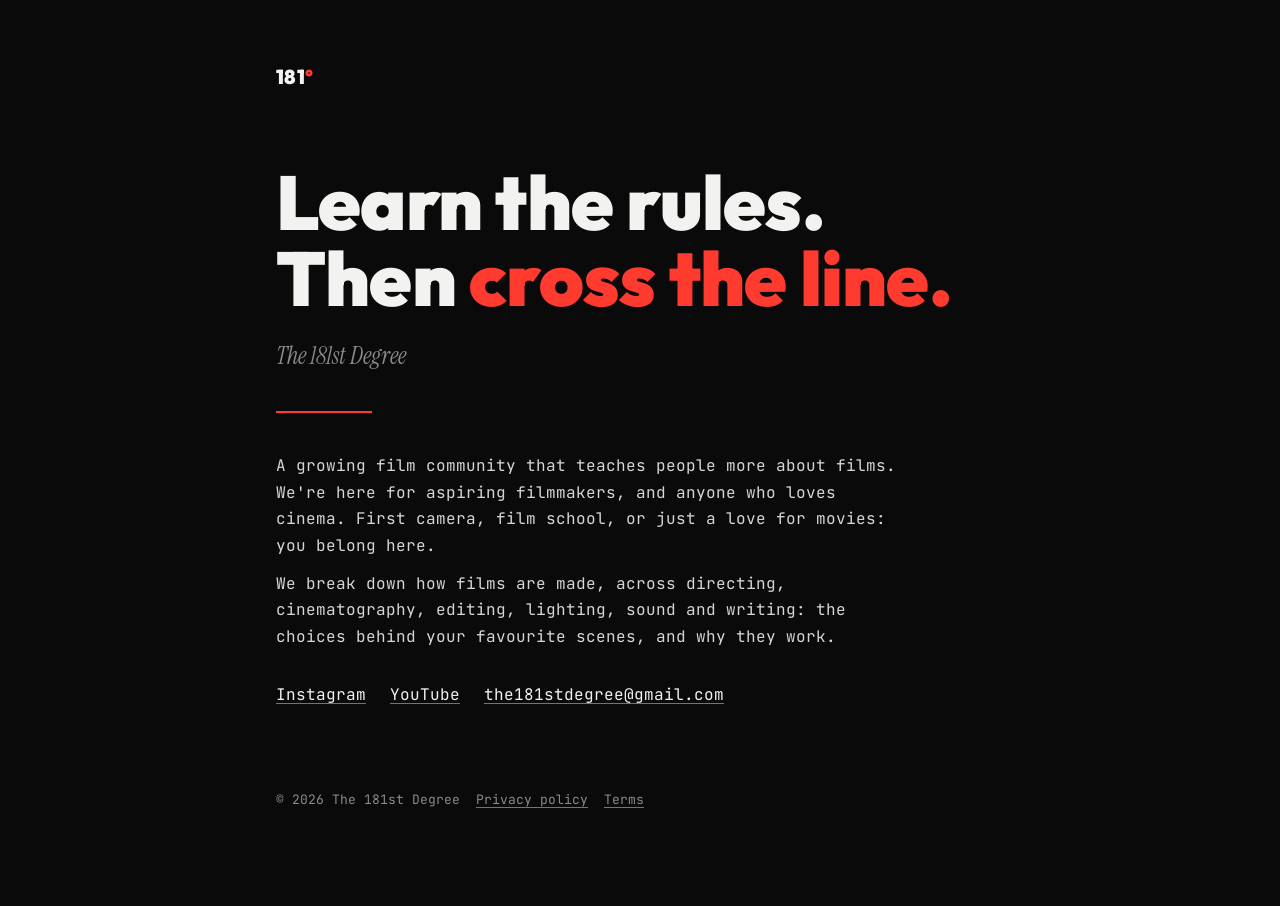
<file: index.html>
<!doctype html>
<html lang="en">
<head>
<meta charset="utf-8">
<meta name="viewport" content="width=device-width, initial-scale=1">
<title>The 181st Degree</title>
<meta name="description" content="A growing film community that teaches people more about films. For aspiring filmmakers, and anyone who loves cinema.">
<link rel="stylesheet" href="style.css">
</head>
<body>
<main>
  <a class="mark" href="./">181<span>°</span></a>
  <h1>Learn the rules.<br>Then <em>cross the line.</em></h1>
  <p class="aside">The 181st Degree</p>
  <div class="line"></div>
  <p>A growing film community that teaches people more about films. We're here for aspiring filmmakers, and anyone who loves cinema. First camera, film school, or just a love for movies: you belong here.</p>
  <p>We break down how films are made, across directing, cinematography, editing, lighting, sound and writing: the choices behind your favourite scenes, and why they work.</p>
  <div class="links">
    <a href="https://www.instagram.com/the181stdegree/">Instagram</a>
    <a href="https://www.youtube.com/@the181stdegree">YouTube</a>
    <a href="mailto:the181stdegree@gmail.com">the181stdegree@gmail.com</a>
  </div>
  <footer>
    <span>© 2026 The 181st Degree</span>
    <a href="privacy.html">Privacy policy</a>
    <a href="terms.html">Terms</a>
  </footer>
</main>
</body>
</html>
</file>
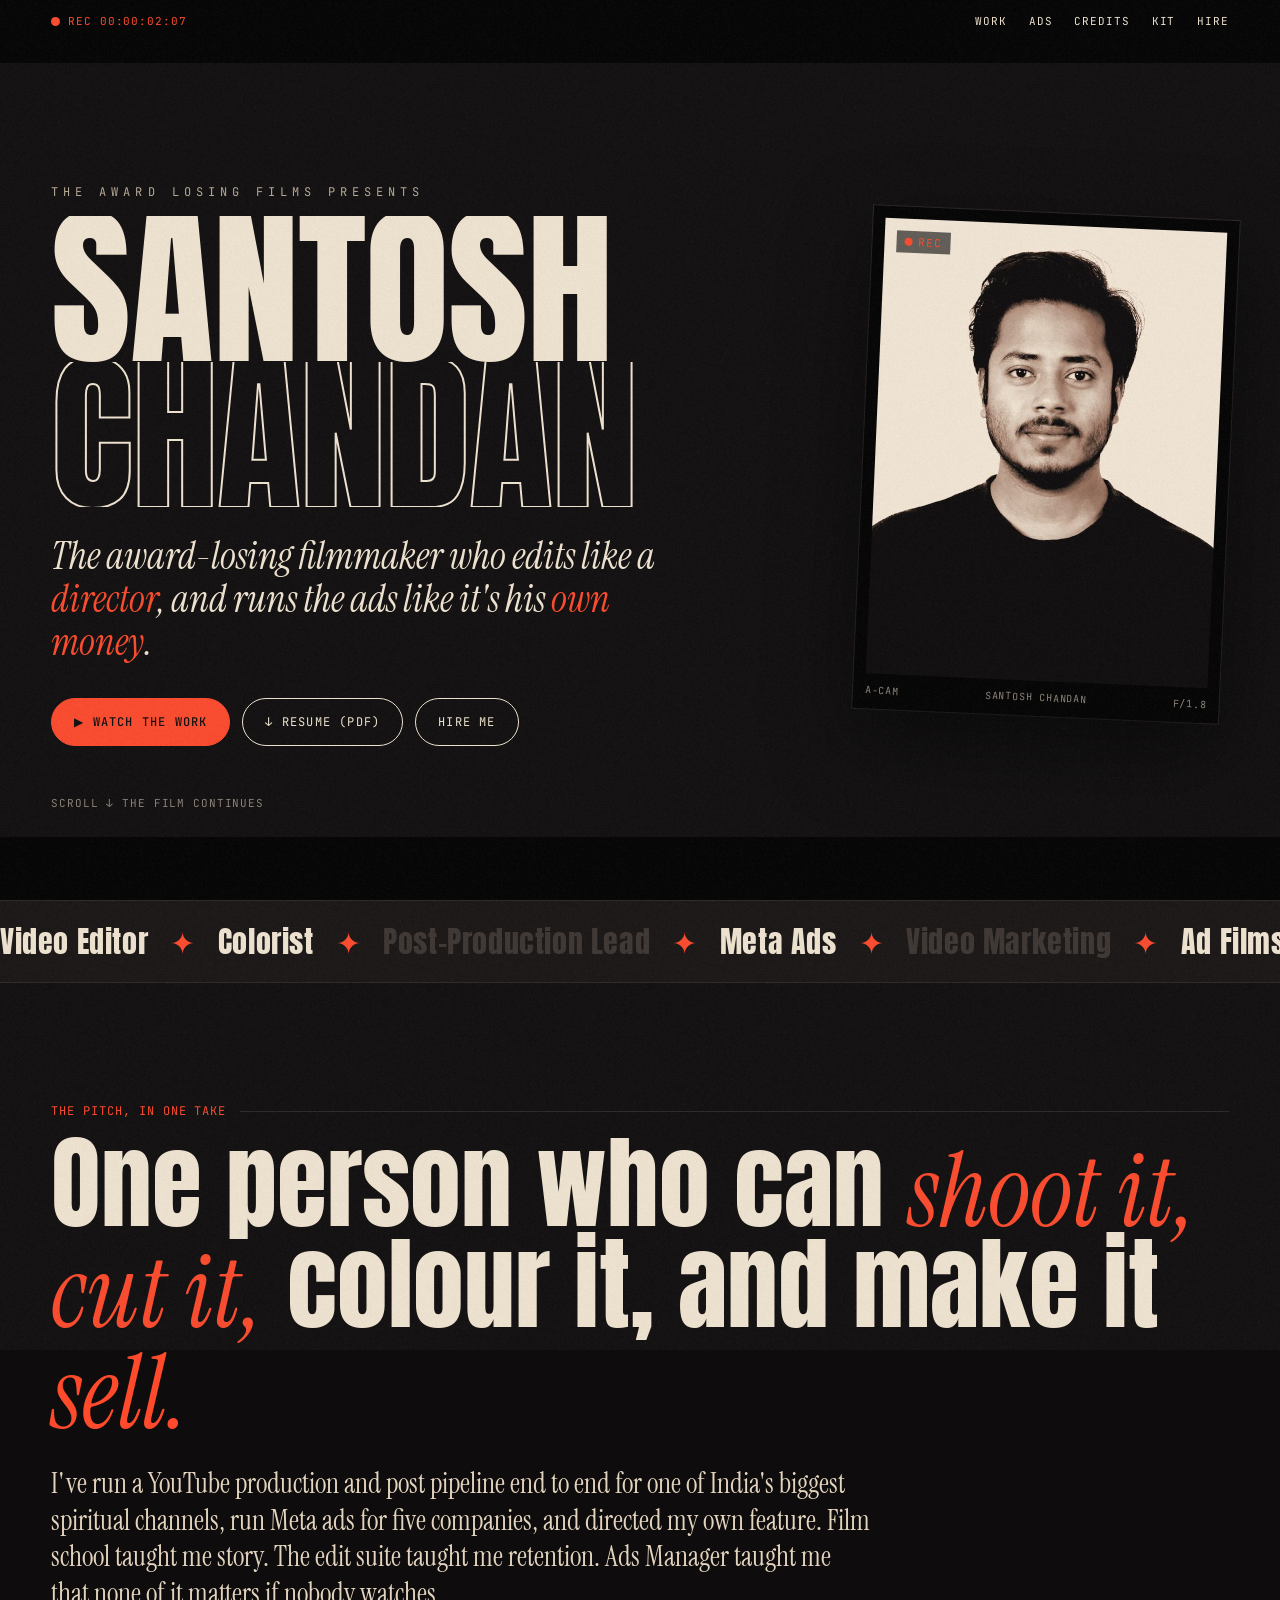
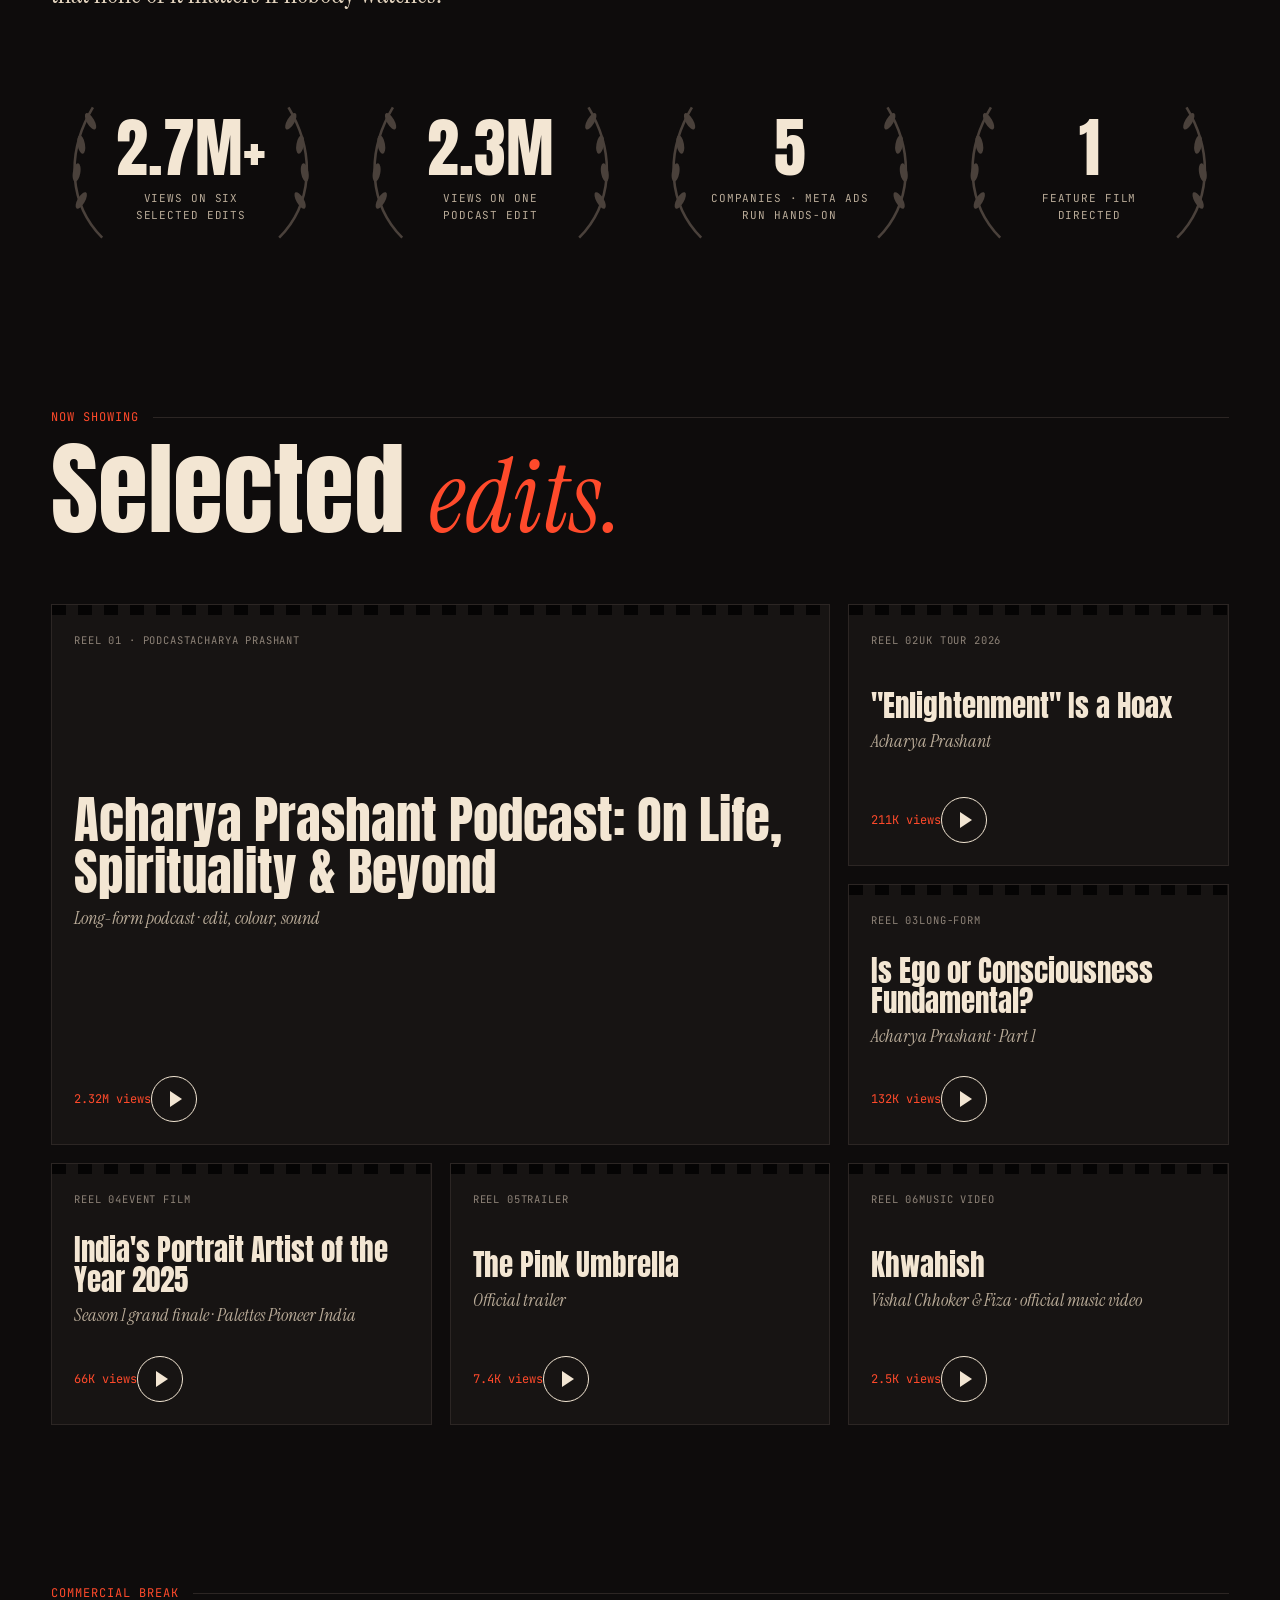
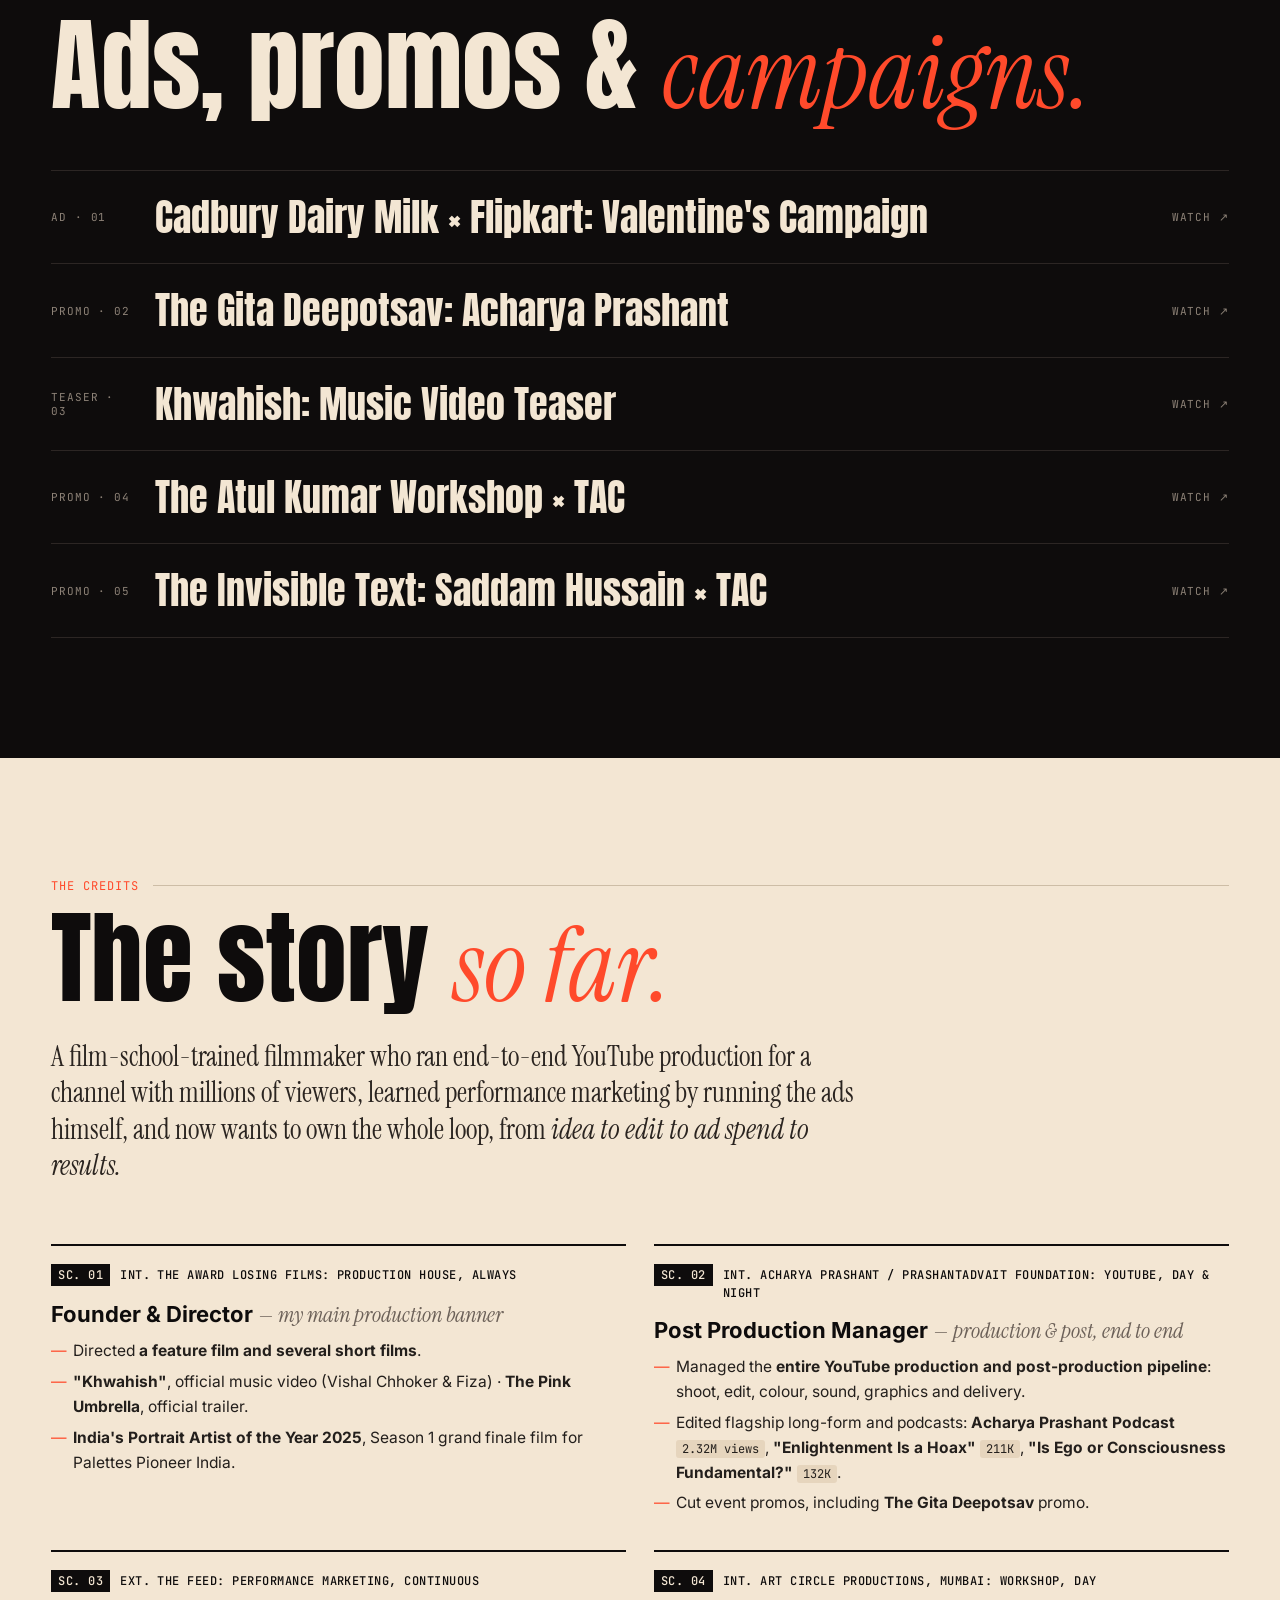
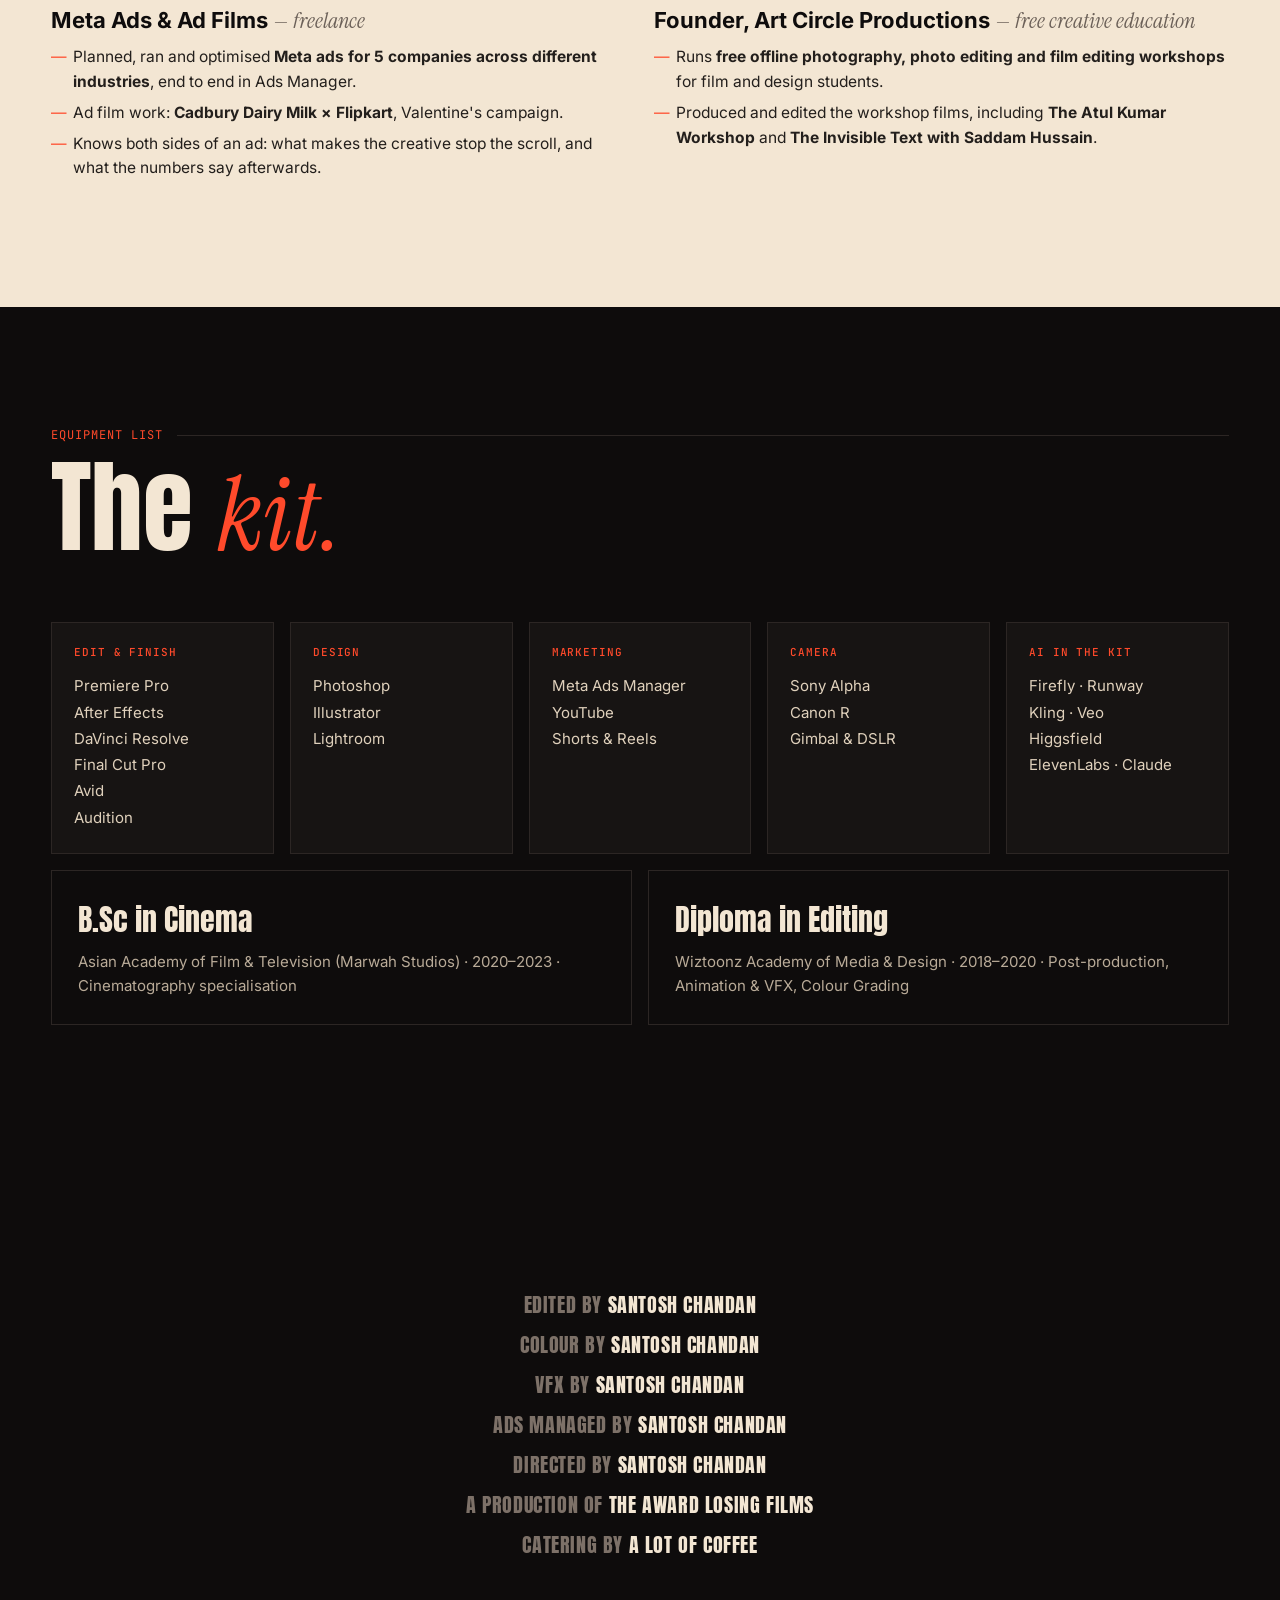
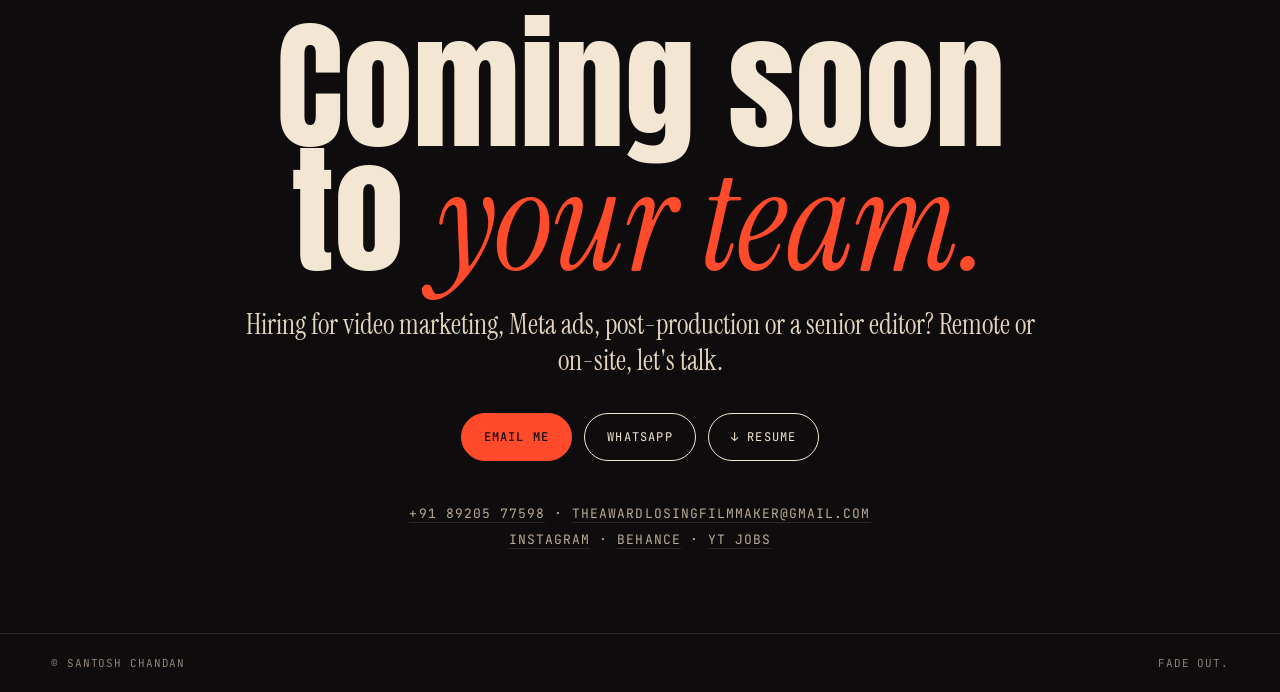
<file: portfolio/index.html>
<!DOCTYPE html>
<html lang="en">
<head>
<meta charset="utf-8">
<meta name="viewport" content="width=device-width,initial-scale=1">
<title>Santosh Chandan — The Award-Losing Filmmaker</title>
<meta name="description" content="Santosh Chandan: filmmaker, video editor, colorist and Meta ads marketer. End-to-end YouTube production, ad films and performance marketing.">
<meta property="og:title" content="Santosh Chandan — The Award-Losing Filmmaker">
<meta property="og:description" content="Edits like a director. Runs the ads like it's his own money.">
<meta property="og:image" content="https://theawardlosingfilmmaker.github.io/portfolio/assets/santosh.jpg">
<style>
@font-face{font-family:Anton;src:url(assets/anton-latin-400-normal.woff2) format('woff2');font-display:swap}
@font-face{font-family:InstSerif;src:url(assets/instrument-serif-latin-400-italic.woff2) format('woff2');font-style:italic;font-display:swap}
@font-face{font-family:InstSerif;src:url(assets/instrument-serif-latin-400-normal.woff2) format('woff2');font-style:normal;font-display:swap}
@font-face{font-family:Mono;src:url(assets/jetbrains-mono-latin-400-normal.woff2) format('woff2');font-weight:400;font-display:swap}
@font-face{font-family:Mono;src:url(assets/jetbrains-mono-latin-500-normal.woff2) format('woff2');font-weight:500;font-display:swap}
@font-face{font-family:Sans;src:url(assets/inter-latin-400-normal.woff2) format('woff2');font-weight:400;font-display:swap}
@font-face{font-family:Sans;src:url(assets/inter-latin-500-normal.woff2) format('woff2');font-weight:500;font-display:swap}
@font-face{font-family:Sans;src:url(assets/inter-latin-600-normal.woff2) format('woff2');font-weight:600;font-display:swap}
@font-face{font-family:Sans;src:url(assets/inter-latin-700-normal.woff2) format('woff2');font-weight:700;font-display:swap}
:root{--ink:#0e0c0c;--ink2:#171413;--line:#2c2624;--paper:#f3e6d3;--mute:#8d8277;--red:#ff4a2b}
*{box-sizing:border-box;margin:0;padding:0}
html{scroll-behavior:smooth}
body{background:var(--ink);color:var(--paper);font-family:Sans,system-ui,sans-serif;-webkit-font-smoothing:antialiased;overflow-x:hidden}
a{color:inherit}
.mono{font-family:Mono,monospace;letter-spacing:.08em;text-transform:uppercase}
body:after{content:"";position:fixed;inset:-50%;background:url(assets/grain.png);opacity:.06;pointer-events:none;z-index:90;animation:grain 1s steps(6) infinite}
@keyframes grain{0%{transform:translate(0,0)}20%{transform:translate(-3%,2%)}40%{transform:translate(2%,-3%)}60%{transform:translate(-2%,-1%)}80%{transform:translate(3%,3%)}}
.wrap{width:min(1180px,92vw);margin:0 auto}

/* ---------- Countdown leader ---------- */
#leader{position:fixed;inset:0;z-index:100;background:#1b1816;display:grid;place-items:center;cursor:pointer;transition:opacity .5s}
#leader.gone{opacity:0;pointer-events:none}
#leader .ring{width:min(56vmin,420px);aspect-ratio:1;border-radius:50%;position:relative;display:grid;place-items:center;border:2px solid #c9bba7}
#leader .ring:before{content:"";position:absolute;inset:8%;border-radius:50%;border:2px solid #c9bba7}
#leader .sweep{position:absolute;inset:0;border-radius:50%;background:conic-gradient(rgba(243,230,211,.22) var(--a,0deg),transparent 0)}
#leader .cross:before,#leader .cross:after{content:"";position:absolute;background:#c9bba7}
#leader .cross:before{left:50%;top:-30%;bottom:-30%;width:2px}
#leader .cross:after{top:50%;left:-60%;right:-60%;height:2px}
#leader .n{font-family:Anton;font-size:min(34vmin,260px);color:var(--paper);position:relative;line-height:1}
#leader .skip{position:absolute;bottom:28px;font-size:11px;color:var(--mute)}

/* ---------- Top bar ---------- */
.bar{position:fixed;top:0;left:0;right:0;z-index:50;display:flex;justify-content:space-between;align-items:center;padding:14px 4vw;font-size:11px;color:var(--mute);mix-blend-mode:difference}
.bar .rec{color:var(--red);display:flex;align-items:center;gap:8px}
.bar .rec:before{content:"";width:9px;height:9px;border-radius:50%;background:var(--red);animation:blink 1.2s infinite}
@keyframes blink{50%{opacity:.15}}
.bar nav{display:flex;gap:22px}
.bar nav a{text-decoration:none;color:var(--paper)}
.bar nav a:hover{color:var(--red)}

/* ---------- Hero ---------- */
.hero{min-height:100vh;position:relative;display:flex;align-items:center;padding:90px 0 60px;overflow:hidden}
.hero .bars{position:absolute;left:0;right:0;height:7vh;background:#000;z-index:2}
.hero .bars.t{top:0}.hero .bars.b{bottom:0}
.hero .grid{display:grid;grid-template-columns:1.35fr .65fr;gap:4vw;align-items:center;position:relative;z-index:3}
.presents{font-size:12px;letter-spacing:.42em;color:#b9ab98}
h1.name{font-family:Anton;font-weight:400;font-size:clamp(72px,13.5vw,210px);line-height:.84;letter-spacing:-1px;margin:16px 0 0}
h1.name span{display:block;overflow:hidden}
h1.name span i{display:block;font-style:normal;transform:translateY(105%);transition:transform 1.1s cubic-bezier(.2,.8,.1,1)}
h1.name .last i{color:transparent;-webkit-text-stroke:2px var(--paper)}
.ready h1.name span i{transform:none}
.ready h1.name .last i{transition-delay:.12s}
.tag{font-family:InstSerif;font-style:italic;font-size:clamp(24px,3vw,40px);line-height:1.12;margin-top:28px;max-width:640px}
.tag em{color:var(--red)}
.ctas{display:flex;flex-wrap:wrap;gap:12px;margin-top:34px}
.btn{font-family:Mono;font-size:12px;letter-spacing:.1em;text-transform:uppercase;text-decoration:none;padding:15px 22px;border:1px solid var(--paper);border-radius:40px;display:inline-flex;gap:10px;align-items:center;transition:.25s}
.btn.solid{background:var(--red);border-color:var(--red);color:var(--ink);font-weight:500}
.btn:hover{transform:translateY(-2px);background:var(--paper);color:var(--ink);border-color:var(--paper)}
.frame{background:#000;padding:12px;transform:rotate(2.5deg);box-shadow:0 30px 80px rgba(0,0,0,.6),0 0 0 1px var(--line);position:relative;transition:transform .6s}
.frame:hover{transform:rotate(0) scale(1.02)}
.frame img{width:100%;display:block;aspect-ratio:3/4;object-fit:cover;object-position:50% 15%}
.frame .rec{position:absolute;top:24px;left:24px;font-size:11px;color:var(--red);background:rgba(0,0,0,.6);padding:4px 8px;display:flex;gap:6px;align-items:center}
.frame .rec:before{content:"";width:8px;height:8px;border-radius:50%;background:var(--red);animation:blink 1.2s infinite}
.frame .meta{display:flex;justify-content:space-between;font-size:10px;color:var(--mute);margin-top:10px}
.scroll{position:absolute;bottom:10vh;left:4vw;font-size:11px;color:var(--mute);z-index:3}

/* ---------- Ticker ---------- */
.ticker{border-top:1px solid var(--line);border-bottom:1px solid var(--line);overflow:hidden;white-space:nowrap;padding:18px 0;background:var(--ink2)}
.ticker div{display:inline-block;animation:tick 38s linear infinite;font-family:Anton;font-size:30px;letter-spacing:.02em;color:#3d3531}
.ticker b{color:var(--paper);font-weight:400}
.ticker s{text-decoration:none;color:var(--red);margin:0 22px}
@keyframes tick{to{transform:translateX(-50%)}}

/* ---------- Sections ---------- */
section.s{padding:120px 0}
.eyebrow{font-size:12px;color:var(--red);display:flex;gap:14px;align-items:center}
.eyebrow:after{content:"";height:1px;background:var(--line);flex:1}
h2.big{font-family:Anton;font-weight:400;font-size:clamp(48px,8vw,120px);line-height:.9;margin:18px 0 0}
h2.big em{font-family:InstSerif;font-style:italic;font-weight:400;color:var(--red);letter-spacing:0}
.lede{font-family:InstSerif;font-size:clamp(20px,2.2vw,28px);line-height:1.3;max-width:820px;margin-top:26px;color:#e3d4bf}

/* laurels */
.laurels{display:grid;grid-template-columns:repeat(4,1fr);gap:20px;margin-top:70px}
.laurel{text-align:center;position:relative;padding:34px 10px 26px}
.laurel svg{position:absolute;inset:0;margin:auto;width:100%;height:100%}
.laurel .v{font-family:Anton;font-size:clamp(44px,5vw,72px);line-height:1;position:relative}
.laurel .l{font-size:11px;color:#b9ab98;margin-top:10px;line-height:1.5;position:relative}

/* reels */
.reels{display:grid;grid-template-columns:repeat(3,1fr);gap:18px;margin-top:60px}
.reel{background:var(--ink2);border:1px solid var(--line);aspect-ratio:16/11;position:relative;cursor:pointer;overflow:hidden;display:flex;flex-direction:column;justify-content:space-between;padding:22px;transition:border-color .3s,transform .3s;text-align:left;color:var(--paper);font:inherit}
.reel:before{content:"";position:absolute;left:0;right:0;top:0;height:10px;background:repeating-linear-gradient(90deg,#000 0 14px,transparent 14px 26px);opacity:.8}
.reel:hover{border-color:var(--red);transform:translateY(-4px)}
.reel .top{display:flex;justify-content:space-between;font-size:10.5px;color:var(--mute);margin-top:6px}
.reel h3{font-family:Anton;font-weight:400;font-size:clamp(24px,2.3vw,32px);line-height:1.02}
.reel .who{font-family:InstSerif;font-style:italic;font-size:18px;color:#b9ab98;margin-top:8px}
.reel .bot{display:flex;justify-content:space-between;align-items:center}
.reel .views{font-family:Mono;font-size:12px;color:var(--red)}
.reel .play{width:46px;height:46px;border-radius:50%;border:1px solid var(--paper);display:grid;place-items:center;transition:.3s}
.reel:hover .play{background:var(--red);border-color:var(--red)}
.reel .play:before{content:"";border-left:12px solid var(--paper);border-top:8px solid transparent;border-bottom:8px solid transparent;margin-left:4px}
.reel.feat{grid-column:span 2;grid-row:span 2;aspect-ratio:auto}
.reel.feat h3{font-size:clamp(34px,4vw,58px)}

/* ads */
.ads{margin-top:50px;border-top:1px solid var(--line)}
.ad{display:grid;grid-template-columns:80px 1fr auto;gap:24px;align-items:center;padding:26px 0;border-bottom:1px solid var(--line);text-decoration:none;transition:padding .3s,color .3s}
.ad:hover{padding-left:16px;color:var(--red)}
.ad .k{font-size:11px;color:var(--mute)}
.ad .t{font-family:Anton;font-size:clamp(24px,3vw,40px);line-height:1.05}
.ad .c{font-size:11px;color:var(--mute);text-align:right}

/* credits / script */
.script{background:var(--paper);color:var(--ink)}
.script .eyebrow:after{background:#cdbda6}
.script .lede{color:#2a2420}
.scenes{display:grid;grid-template-columns:1fr 1fr;gap:28px;margin-top:60px}
.scene{border-top:2px solid var(--ink);padding-top:18px}
.slug{font-family:Mono;font-weight:500;font-size:12px;text-transform:uppercase;letter-spacing:.04em;display:flex;gap:10px;align-items:baseline;line-height:1.5}
.slug b{background:var(--ink);color:var(--paper);padding:2px 7px;font-weight:500;white-space:nowrap}
.scene h3{font-size:22px;font-weight:700;margin:14px 0 4px}
.scene h3 i{font-family:InstSerif;font-weight:400;color:#6b6058}
.scene ul{list-style:none;margin-top:10px}
.scene li{padding-left:22px;position:relative;line-height:1.6;margin-bottom:6px;font-size:15.5px;color:#231f1c}
.scene li:before{content:"—";position:absolute;left:0;color:var(--red)}
.num{font-family:Mono;font-size:12px;background:#e6d5bd;padding:1px 6px;border-radius:3px;white-space:nowrap}

/* kit */
.kit{display:grid;grid-template-columns:repeat(5,1fr);gap:16px;margin-top:60px}
.kit div{border:1px solid var(--line);padding:22px;background:var(--ink2)}
.kit h4{font-size:11px;color:var(--red);font-weight:500;margin-bottom:14px}
.kit p{font-size:15px;line-height:1.75;color:#e0d1bc}
.school{display:grid;grid-template-columns:1fr 1fr;gap:16px;margin-top:16px}
.school div{border:1px solid var(--line);padding:26px}
.school b{font-family:Anton;font-weight:400;font-size:30px;display:block}
.school span{color:#b9ab98;font-size:15px;line-height:1.6;display:block;margin-top:8px}

/* end credits */
.end{min-height:100vh;display:flex;flex-direction:column;justify-content:center;text-align:center;padding:140px 0 80px;position:relative}
.end .roll{font-family:Anton;font-size:clamp(15px,1.6vw,20px);line-height:2;color:#7d7168;letter-spacing:.03em;text-transform:uppercase}
.end .roll span{color:var(--paper)}
.end h2{font-family:Anton;font-weight:400;font-size:clamp(60px,11vw,170px);line-height:.88;margin:60px 0 0}
.end h2 em{font-family:InstSerif;font-weight:400;color:var(--red)}
.end .ctas{justify-content:center}
.end .contact{margin-top:40px;font-size:13px;color:#b9ab98;line-height:2}
.end .contact a{text-decoration:none;border-bottom:1px solid var(--line)}
.end .contact a:hover{color:var(--red);border-color:var(--red)}
footer{border-top:1px solid var(--line);padding:22px 4vw;display:flex;justify-content:space-between;font-size:11px;color:var(--mute)}

/* modal */
#modal{position:fixed;inset:0;z-index:120;background:rgba(0,0,0,.92);display:none;place-items:center;padding:4vw}
#modal.on{display:grid}
#modal .box{width:min(1100px,100%);aspect-ratio:16/9;background:#000;position:relative}
#modal iframe{width:100%;height:100%;border:0}
#modal .x{position:absolute;top:-44px;right:0;background:none;border:0;color:var(--paper);font-family:Mono;font-size:12px;letter-spacing:.1em;cursor:pointer}

.reveal{opacity:0;transform:translateY(40px);transition:opacity .9s,transform .9s cubic-bezier(.2,.8,.1,1)}
.reveal.in{opacity:1;transform:none}

@media (max-width:900px){
  .hero .grid{grid-template-columns:1fr}
  .frame{max-width:320px;margin:10px auto 0}
  .laurels{grid-template-columns:repeat(2,1fr)}
  .reels{grid-template-columns:1fr}.reel.feat{grid-column:auto;grid-row:auto}
  .scenes,.school{grid-template-columns:1fr}
  .kit{grid-template-columns:1fr 1fr}
  .bar nav{display:none}
  .scroll{display:none}
  .ad{grid-template-columns:1fr}.ad .c{text-align:left}
}
@media (prefers-reduced-motion:reduce){
  *{animation:none!important;transition:none!important}
  h1.name span i{transform:none}.reveal{opacity:1;transform:none}
}
</style>
</head>
<body>

<div id="leader" title="Click to skip">
  <div class="ring"><div class="sweep"></div><div class="cross"></div><div class="n" id="ln">3</div></div>
  <div class="skip mono">Click anywhere to skip</div>
</div>

<div class="bar mono">
  <span class="rec">REC <span id="tc">00:00:00:00</span></span>
  <nav><a href="#work">Work</a><a href="#ads">Ads</a><a href="#credits">Credits</a><a href="#kit">Kit</a><a href="#contact">Hire</a></nav>
</div>

<header class="hero">
  <div class="bars t"></div><div class="bars b"></div>
  <div class="wrap grid">
    <div>
      <div class="presents mono">The Award Losing Films presents</div>
      <h1 class="name"><span><i>SANTOSH</i></span><span class="last"><i>CHANDAN</i></span></h1>
      <p class="tag">The award-losing filmmaker who edits like a <em>director</em>, and runs the ads like it's his <em>own money</em>.</p>
      <div class="ctas">
        <a class="btn solid" href="#work">▶ Watch the work</a>
        <a class="btn" href="Santosh_Chandan_Resume.pdf" download>↓ Resume (PDF)</a>
        <a class="btn" href="#contact">Hire me</a>
      </div>
    </div>
    <div class="frame">
      <img src="assets/santosh.jpg" alt="Portrait of Santosh Chandan">
      <div class="rec mono">REC</div>
      <div class="meta mono"><span>A-CAM</span><span>Santosh Chandan</span><span>f/1.8</span></div>
    </div>
  </div>
  <div class="scroll mono">Scroll ↓ the film continues</div>
</header>

<div class="ticker"><div>
  <b>Video Editor</b><s>✦</s><b>Colorist</b><s>✦</s>Post-Production Lead<s>✦</s><b>Meta Ads</b><s>✦</s>Video Marketing<s>✦</s><b>Ad Films</b><s>✦</s>VFX &amp; Motion<s>✦</s><b>Director</b><s>✦</s>
  <b>Video Editor</b><s>✦</s><b>Colorist</b><s>✦</s>Post-Production Lead<s>✦</s><b>Meta Ads</b><s>✦</s>Video Marketing<s>✦</s><b>Ad Films</b><s>✦</s>VFX &amp; Motion<s>✦</s><b>Director</b><s>✦</s>
</div></div>

<section class="s">
  <div class="wrap">
    <div class="eyebrow mono">The pitch, in one take</div>
    <h2 class="big reveal">One person who can <em>shoot it, cut it,</em> colour it, and make it <em>sell.</em></h2>
    <p class="lede reveal">I've run a YouTube production and post pipeline end to end for one of India's biggest spiritual channels, run Meta ads for five companies, and directed my own feature. Film school taught me story. The edit suite taught me retention. Ads Manager taught me that none of it matters if nobody watches.</p>
    <div class="laurels">
      <div class="laurel reveal"><svg viewBox="0 0 120 70" fill="none" stroke="#4a413b" stroke-width="1.1"><path d="M22 66C8 52 6 30 18 10M98 66c14-14 16-36 4-56"/><g fill="#4a413b" stroke="none"><ellipse cx="13" cy="50" rx="4" ry="1.6" transform="rotate(-60 13 50)"/><ellipse cx="11" cy="38" rx="4" ry="1.6" transform="rotate(-80 11 38)"/><ellipse cx="13" cy="26" rx="4" ry="1.6" transform="rotate(-100 13 26)"/><ellipse cx="17" cy="16" rx="4" ry="1.6" transform="rotate(-120 17 16)"/><ellipse cx="107" cy="50" rx="4" ry="1.6" transform="rotate(60 107 50)"/><ellipse cx="109" cy="38" rx="4" ry="1.6" transform="rotate(80 109 38)"/><ellipse cx="107" cy="26" rx="4" ry="1.6" transform="rotate(100 107 26)"/><ellipse cx="103" cy="16" rx="4" ry="1.6" transform="rotate(120 103 16)"/></g></svg><div class="v" data-to="2.7" data-suf="M+" data-dec="1">0</div><div class="l mono">Views on six<br>selected edits</div></div>
      <div class="laurel reveal"><svg viewBox="0 0 120 70" fill="none" stroke="#4a413b" stroke-width="1.1"><path d="M22 66C8 52 6 30 18 10M98 66c14-14 16-36 4-56"/><g fill="#4a413b" stroke="none"><ellipse cx="13" cy="50" rx="4" ry="1.6" transform="rotate(-60 13 50)"/><ellipse cx="11" cy="38" rx="4" ry="1.6" transform="rotate(-80 11 38)"/><ellipse cx="13" cy="26" rx="4" ry="1.6" transform="rotate(-100 13 26)"/><ellipse cx="17" cy="16" rx="4" ry="1.6" transform="rotate(-120 17 16)"/><ellipse cx="107" cy="50" rx="4" ry="1.6" transform="rotate(60 107 50)"/><ellipse cx="109" cy="38" rx="4" ry="1.6" transform="rotate(80 109 38)"/><ellipse cx="107" cy="26" rx="4" ry="1.6" transform="rotate(100 107 26)"/><ellipse cx="103" cy="16" rx="4" ry="1.6" transform="rotate(120 103 16)"/></g></svg><div class="v" data-to="2.3" data-suf="M" data-dec="1">0</div><div class="l mono">Views on one<br>podcast edit</div></div>
      <div class="laurel reveal"><svg viewBox="0 0 120 70" fill="none" stroke="#4a413b" stroke-width="1.1"><path d="M22 66C8 52 6 30 18 10M98 66c14-14 16-36 4-56"/><g fill="#4a413b" stroke="none"><ellipse cx="13" cy="50" rx="4" ry="1.6" transform="rotate(-60 13 50)"/><ellipse cx="11" cy="38" rx="4" ry="1.6" transform="rotate(-80 11 38)"/><ellipse cx="13" cy="26" rx="4" ry="1.6" transform="rotate(-100 13 26)"/><ellipse cx="17" cy="16" rx="4" ry="1.6" transform="rotate(-120 17 16)"/><ellipse cx="107" cy="50" rx="4" ry="1.6" transform="rotate(60 107 50)"/><ellipse cx="109" cy="38" rx="4" ry="1.6" transform="rotate(80 109 38)"/><ellipse cx="107" cy="26" rx="4" ry="1.6" transform="rotate(100 107 26)"/><ellipse cx="103" cy="16" rx="4" ry="1.6" transform="rotate(120 103 16)"/></g></svg><div class="v" data-to="5" data-suf="" data-dec="0">0</div><div class="l mono">Companies · Meta ads<br>run hands-on</div></div>
      <div class="laurel reveal"><svg viewBox="0 0 120 70" fill="none" stroke="#4a413b" stroke-width="1.1"><path d="M22 66C8 52 6 30 18 10M98 66c14-14 16-36 4-56"/><g fill="#4a413b" stroke="none"><ellipse cx="13" cy="50" rx="4" ry="1.6" transform="rotate(-60 13 50)"/><ellipse cx="11" cy="38" rx="4" ry="1.6" transform="rotate(-80 11 38)"/><ellipse cx="13" cy="26" rx="4" ry="1.6" transform="rotate(-100 13 26)"/><ellipse cx="17" cy="16" rx="4" ry="1.6" transform="rotate(-120 17 16)"/><ellipse cx="107" cy="50" rx="4" ry="1.6" transform="rotate(60 107 50)"/><ellipse cx="109" cy="38" rx="4" ry="1.6" transform="rotate(80 109 38)"/><ellipse cx="107" cy="26" rx="4" ry="1.6" transform="rotate(100 107 26)"/><ellipse cx="103" cy="16" rx="4" ry="1.6" transform="rotate(120 103 16)"/></g></svg><div class="v" data-to="1" data-suf="" data-dec="0">0</div><div class="l mono">Feature film<br>directed</div></div>
    </div>
  </div>
</section>

<section class="s" id="work" style="padding-top:40px">
  <div class="wrap">
    <div class="eyebrow mono">Now showing</div>
    <h2 class="big reveal">Selected <em>edits.</em></h2>
    <div class="reels">
      <button class="reel feat reveal" data-yt="KBLhLIOecvE">
        <div class="top mono"><span>Reel 01 · Podcast</span><span>Acharya Prashant</span></div>
        <div><h3>Acharya Prashant Podcast: On Life, Spirituality &amp; Beyond</h3><div class="who">Long-form podcast · edit, colour, sound</div></div>
        <div class="bot"><span class="views">2.32M views</span><span class="play"></span></div>
      </button>
      <button class="reel reveal" data-yt="F_NTqvs1q6M">
        <div class="top mono"><span>Reel 02</span><span>UK Tour 2026</span></div>
        <div><h3>"Enlightenment" Is a Hoax</h3><div class="who">Acharya Prashant</div></div>
        <div class="bot"><span class="views">211K views</span><span class="play"></span></div>
      </button>
      <button class="reel reveal" data-yt="fyif6U6kQxA">
        <div class="top mono"><span>Reel 03</span><span>Long-form</span></div>
        <div><h3>Is Ego or Consciousness Fundamental?</h3><div class="who">Acharya Prashant · Part 1</div></div>
        <div class="bot"><span class="views">132K views</span><span class="play"></span></div>
      </button>
      <button class="reel reveal" data-yt="3D9-TTv1Htw">
        <div class="top mono"><span>Reel 04</span><span>Event film</span></div>
        <div><h3>India's Portrait Artist of the Year 2025</h3><div class="who">Season 1 grand finale · Palettes Pioneer India</div></div>
        <div class="bot"><span class="views">66K views</span><span class="play"></span></div>
      </button>
      <button class="reel reveal" data-yt="3oGy6rrikM4">
        <div class="top mono"><span>Reel 05</span><span>Trailer</span></div>
        <div><h3>The Pink Umbrella</h3><div class="who">Official trailer</div></div>
        <div class="bot"><span class="views">7.4K views</span><span class="play"></span></div>
      </button>
      <button class="reel reveal" data-yt="zMBbr7L8nTo">
        <div class="top mono"><span>Reel 06</span><span>Music video</span></div>
        <div><h3>Khwahish</h3><div class="who">Vishal Chhoker &amp; Fiza · official music video</div></div>
        <div class="bot"><span class="views">2.5K views</span><span class="play"></span></div>
      </button>
    </div>
  </div>
</section>

<section class="s" id="ads" style="padding-top:40px">
  <div class="wrap">
    <div class="eyebrow mono">Commercial break</div>
    <h2 class="big reveal">Ads, promos &amp; <em>campaigns.</em></h2>
    <div class="ads">
      <a class="ad reveal" href="https://drive.google.com/file/d/1VjHxbUmy1PPjsJUgIcSTv4PFZN_wNIPC/view" target="_blank" rel="noopener"><span class="k mono">AD · 01</span><span class="t">Cadbury Dairy Milk × Flipkart: Valentine's Campaign</span><span class="c mono">Watch ↗</span></a>
      <a class="ad reveal" href="https://drive.google.com/file/d/1WbpnFYEUTsd0VEv4rlE0yf5HjDXN9XWn/view" target="_blank" rel="noopener"><span class="k mono">PROMO · 02</span><span class="t">The Gita Deepotsav: Acharya Prashant</span><span class="c mono">Watch ↗</span></a>
      <a class="ad reveal" href="https://drive.google.com/file/d/1NrdoHrP-AYVtzCniZWnq5V7ladzzNHvn/view" target="_blank" rel="noopener"><span class="k mono">TEASER · 03</span><span class="t">Khwahish: Music Video Teaser</span><span class="c mono">Watch ↗</span></a>
      <a class="ad reveal" href="https://drive.google.com/file/d/1xSRNkK0UlxurmwYx7eRb4V2geC2w32oy/view" target="_blank" rel="noopener"><span class="k mono">PROMO · 04</span><span class="t">The Atul Kumar Workshop × TAC</span><span class="c mono">Watch ↗</span></a>
      <a class="ad reveal" href="https://drive.google.com/file/d/1fB2N4f7nzTCdhr78dV3EQYSak4BPj9rC/view" target="_blank" rel="noopener"><span class="k mono">PROMO · 05</span><span class="t">The Invisible Text: Saddam Hussain × TAC</span><span class="c mono">Watch ↗</span></a>
    </div>
  </div>
</section>

<section class="s script" id="credits">
  <div class="wrap">
    <div class="eyebrow mono">The credits</div>
    <h2 class="big reveal">The story <em>so far.</em></h2>
    <p class="lede reveal">A film-school-trained filmmaker who ran end-to-end YouTube production for a channel with millions of viewers, learned performance marketing by running the ads himself, and now wants to own the whole loop, from <i>idea to edit to ad spend to results.</i></p>
    <div class="scenes">
      <div class="scene reveal">
        <div class="slug"><b>SC. 01</b>INT. The Award Losing Films: production house, always</div>
        <h3>Founder &amp; Director <i>— my main production banner</i></h3>
        <ul>
          <li>Directed <b>a feature film and several short films</b>.</li>
          <li><b>"Khwahish"</b>, official music video (Vishal Chhoker &amp; Fiza) · <b>The Pink Umbrella</b>, official trailer.</li>
          <li><b>India's Portrait Artist of the Year 2025</b>, Season 1 grand finale film for Palettes Pioneer India.</li>
        </ul>
      </div>
      <div class="scene reveal">
        <div class="slug"><b>SC. 02</b>INT. Acharya Prashant / PrashantAdvait Foundation: YouTube, day &amp; night</div>
        <h3>Post Production Manager <i>— production &amp; post, end to end</i></h3>
        <ul>
          <li>Managed the <b>entire YouTube production and post-production pipeline</b>: shoot, edit, colour, sound, graphics and delivery.</li>
          <li>Edited flagship long-form and podcasts: <b>Acharya Prashant Podcast</b> <span class="num">2.32M views</span>, <b>"Enlightenment Is a Hoax"</b> <span class="num">211K</span>, <b>"Is Ego or Consciousness Fundamental?"</b> <span class="num">132K</span>.</li>
          <li>Cut event promos, including <b>The Gita Deepotsav</b> promo.</li>
        </ul>
      </div>
      <div class="scene reveal">
        <div class="slug"><b>SC. 03</b>EXT. The Feed: performance marketing, continuous</div>
        <h3>Meta Ads &amp; Ad Films <i>— freelance</i></h3>
        <ul>
          <li>Planned, ran and optimised <b>Meta ads for 5 companies across different industries</b>, end to end in Ads Manager.</li>
          <li>Ad film work: <b>Cadbury Dairy Milk × Flipkart</b>, Valentine's campaign.</li>
          <li>Knows both sides of an ad: what makes the creative stop the scroll, and what the numbers say afterwards.</li>
        </ul>
      </div>
      <div class="scene reveal">
        <div class="slug"><b>SC. 04</b>INT. Art Circle Productions, Mumbai: workshop, day</div>
        <h3>Founder, Art Circle Productions <i>— free creative education</i></h3>
        <ul>
          <li>Runs <b>free offline photography, photo editing and film editing workshops</b> for film and design students.</li>
          <li>Produced and edited the workshop films, including <b>The Atul Kumar Workshop</b> and <b>The Invisible Text with Saddam Hussain</b>.</li>
        </ul>
      </div>
    </div>
  </div>
</section>

<section class="s" id="kit">
  <div class="wrap">
    <div class="eyebrow mono">Equipment list</div>
    <h2 class="big reveal">The <em>kit.</em></h2>
    <div class="kit">
      <div class="reveal"><h4 class="mono">Edit &amp; finish</h4><p>Premiere Pro<br>After Effects<br>DaVinci Resolve<br>Final Cut Pro<br>Avid<br>Audition</p></div>
      <div class="reveal"><h4 class="mono">Design</h4><p>Photoshop<br>Illustrator<br>Lightroom</p></div>
      <div class="reveal"><h4 class="mono">Marketing</h4><p>Meta Ads Manager<br>YouTube<br>Shorts &amp; Reels</p></div>
      <div class="reveal"><h4 class="mono">Camera</h4><p>Sony Alpha<br>Canon R<br>Gimbal &amp; DSLR</p></div>
      <div class="reveal"><h4 class="mono">AI in the kit</h4><p>Firefly · Runway<br>Kling · Veo<br>Higgsfield<br>ElevenLabs · Claude</p></div>
    </div>
    <div class="school">
      <div class="reveal"><b>B.Sc in Cinema</b><span>Asian Academy of Film &amp; Television (Marwah Studios) · 2020–2023 · Cinematography specialisation</span></div>
      <div class="reveal"><b>Diploma in Editing</b><span>Wiztoonz Academy of Media &amp; Design · 2018–2020 · Post-production, Animation &amp; VFX, Colour Grading</span></div>
    </div>
  </div>
</section>

<section class="end" id="contact">
  <div class="wrap">
    <div class="roll">
      Edited by <span>Santosh Chandan</span><br>
      Colour by <span>Santosh Chandan</span><br>
      VFX by <span>Santosh Chandan</span><br>
      Ads managed by <span>Santosh Chandan</span><br>
      Directed by <span>Santosh Chandan</span><br>
      A production of <span>The Award Losing Films</span><br>
      Catering by <span>a lot of coffee</span>
    </div>
    <h2 class="reveal">Coming soon<br>to <em>your team.</em></h2>
    <p class="lede reveal" style="margin:22px auto 0">Hiring for video marketing, Meta ads, post-production or a senior editor? Remote or on-site, let's talk.</p>
    <div class="ctas" style="margin-top:34px">
      <a class="btn solid" href="mailto:theawardlosingfilmmaker@gmail.com?subject=Let's%20work%20together">Email me</a>
      <a class="btn" href="https://wa.me/918920577598" target="_blank" rel="noopener">WhatsApp</a>
      <a class="btn" href="Santosh_Chandan_Resume.pdf" download>↓ Resume</a>
    </div>
    <div class="contact mono">
      <a href="tel:+918920577598">+91 89205 77598</a> · <a href="mailto:theawardlosingfilmmaker@gmail.com">theawardlosingfilmmaker@gmail.com</a><br>
      <a href="https://www.instagram.com/theawardlosingfilmmaker/" target="_blank" rel="noopener">Instagram</a> · <a href="https://www.behance.net/santoshchandan" target="_blank" rel="noopener">Behance</a> · <a href="https://ytjobs.co/talent/profile/655169" target="_blank" rel="noopener">YT Jobs</a>
    </div>
  </div>
</section>

<footer class="mono"><span>© Santosh Chandan</span><span>Fade out.</span></footer>

<div id="modal" role="dialog" aria-modal="true"><div class="box"><button class="x" aria-label="Close">✕ Close</button><div id="player" style="width:100%;height:100%"></div></div></div>

<script>
(function(){
  var reduce=window.matchMedia('(prefers-reduced-motion: reduce)').matches;
  var leader=document.getElementById('leader'),ln=document.getElementById('ln'),sweep=leader.querySelector('.sweep');
  var done=false;
  function start(){if(done)return;done=true;leader.classList.add('gone');document.body.classList.add('ready');setTimeout(function(){leader.remove()},600)}
  leader.addEventListener('click',start);
  var seen=false;try{seen=sessionStorage.getItem('sc_seen')}catch(e){}
  if(reduce||seen){start()}else{
    try{sessionStorage.setItem('sc_seen','1')}catch(e){}
    var n=3,t0=performance.now();
    (function f(t){if(done)return;var p=((t-t0)%700)/700;sweep.style.setProperty('--a',(p*360)+'deg');
      var k=3-Math.floor((t-t0)/700);if(k!==n&&k>0){n=k;ln.textContent=k}
      if(k<=0){start();return}requestAnimationFrame(f)})(t0);
  }
  // running timecode
  var tc=document.getElementById('tc'),s0=performance.now();
  function pad(x){return(x<10?'0':'')+x}
  setInterval(function(){var ms=performance.now()-s0,f=Math.floor(ms/40)%25,s=Math.floor(ms/1000);tc.textContent=pad(Math.floor(s/3600))+':'+pad(Math.floor(s/60)%60)+':'+pad(s%60)+':'+pad(f)},40);
  // reveal + count up
  function count(el){var to=parseFloat(el.dataset.to),d=+el.dataset.dec,suf=el.dataset.suf,t0=performance.now();
    (function f(t){var p=Math.min(1,(t-t0)/1400),e=1-Math.pow(1-p,3);el.textContent=(to*e).toFixed(d)+suf;if(p<1)requestAnimationFrame(f)})(t0)}
  var io=new IntersectionObserver(function(es){es.forEach(function(e){if(e.isIntersecting){e.target.classList.add('in');var v=e.target.querySelector('.v');if(v&&!v.dataset.done){v.dataset.done=1;count(v)}io.unobserve(e.target)}})},{threshold:.15});
  document.querySelectorAll('.reveal').forEach(function(el){io.observe(el)});
  // video modal
  var modal=document.getElementById('modal'),player=document.getElementById('player');
  document.querySelectorAll('[data-yt]').forEach(function(b){b.addEventListener('click',function(){
    player.innerHTML='<iframe src="https://www.youtube-nocookie.com/embed/'+b.dataset.yt+'?autoplay=1&rel=0" allow="autoplay; encrypted-media; picture-in-picture" allowfullscreen title="Video"></iframe>';
    modal.classList.add('on')})});
  function close(){modal.classList.remove('on');player.innerHTML=''}
  modal.addEventListener('click',function(e){if(e.target===modal||e.target.classList.contains('x'))close()});
  document.addEventListener('keydown',function(e){if(e.key==='Escape')close()});
})();
</script>
</body>
</html>
</file>
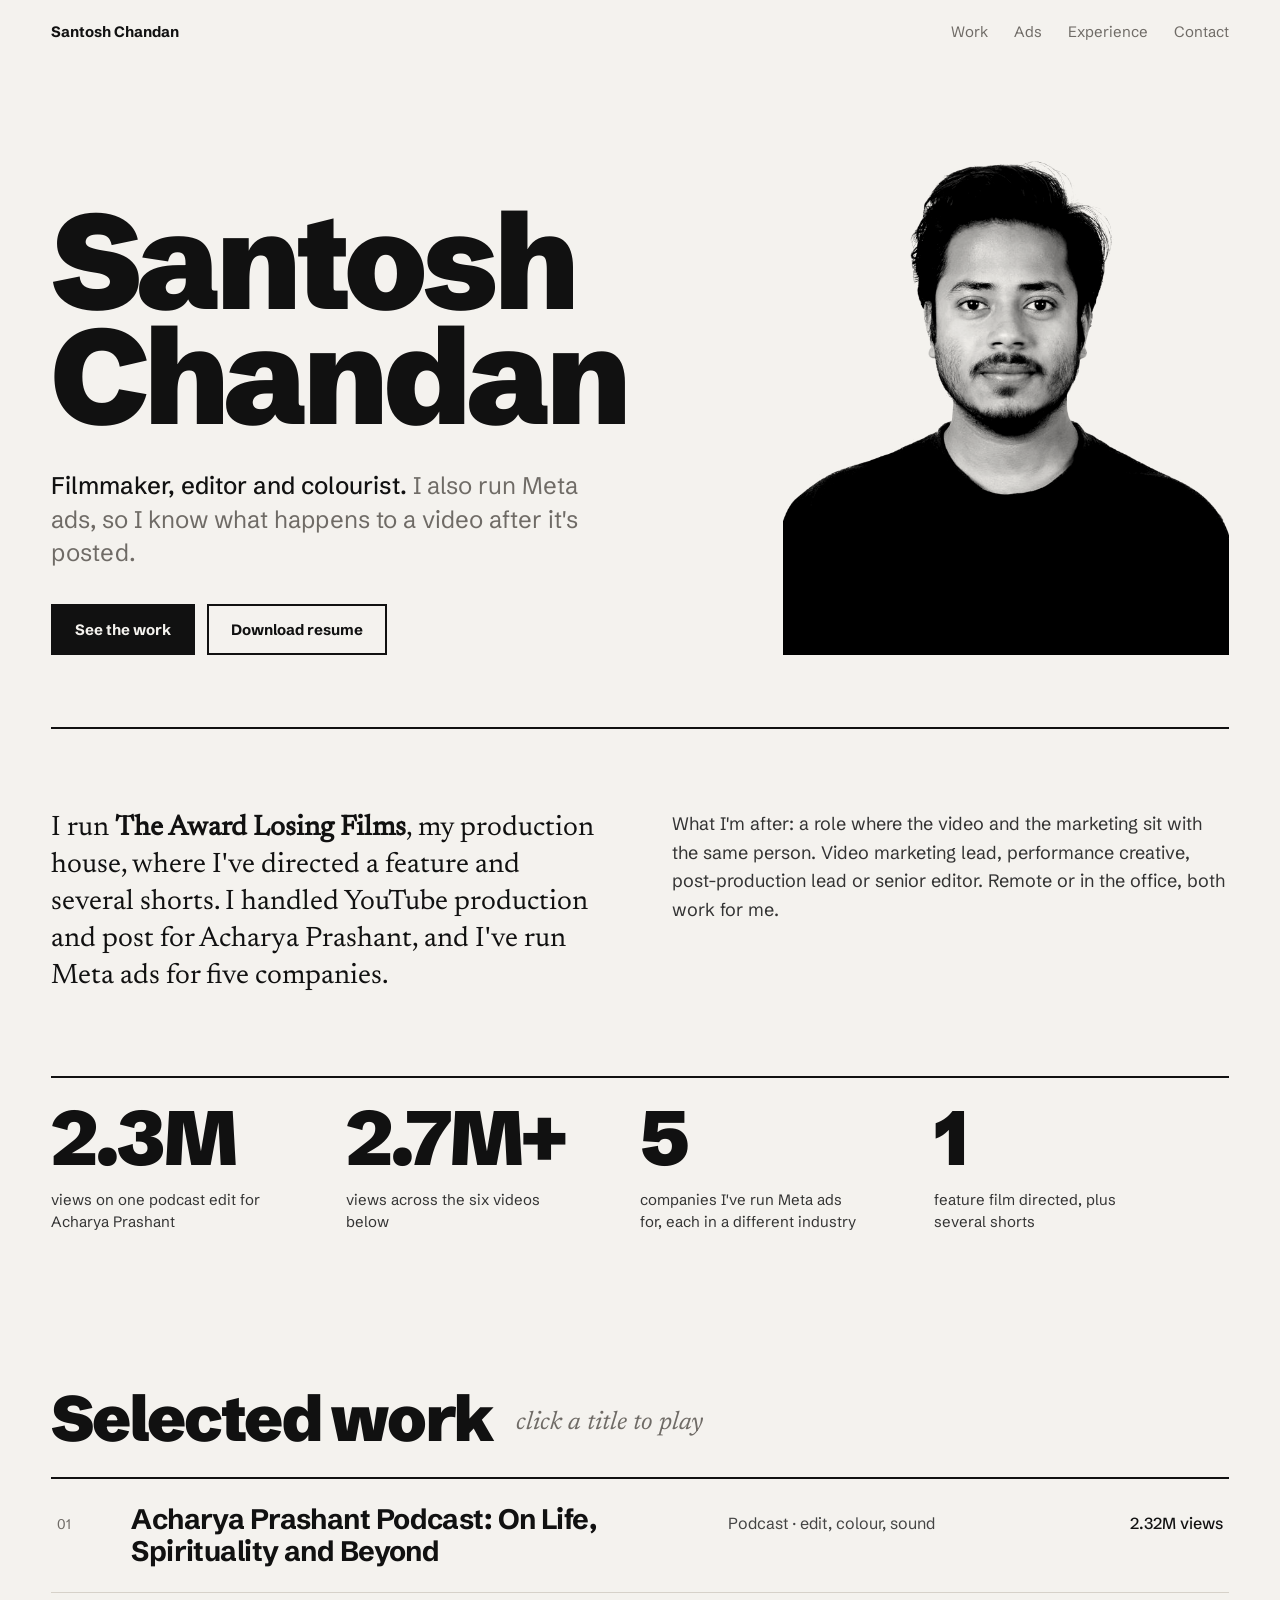
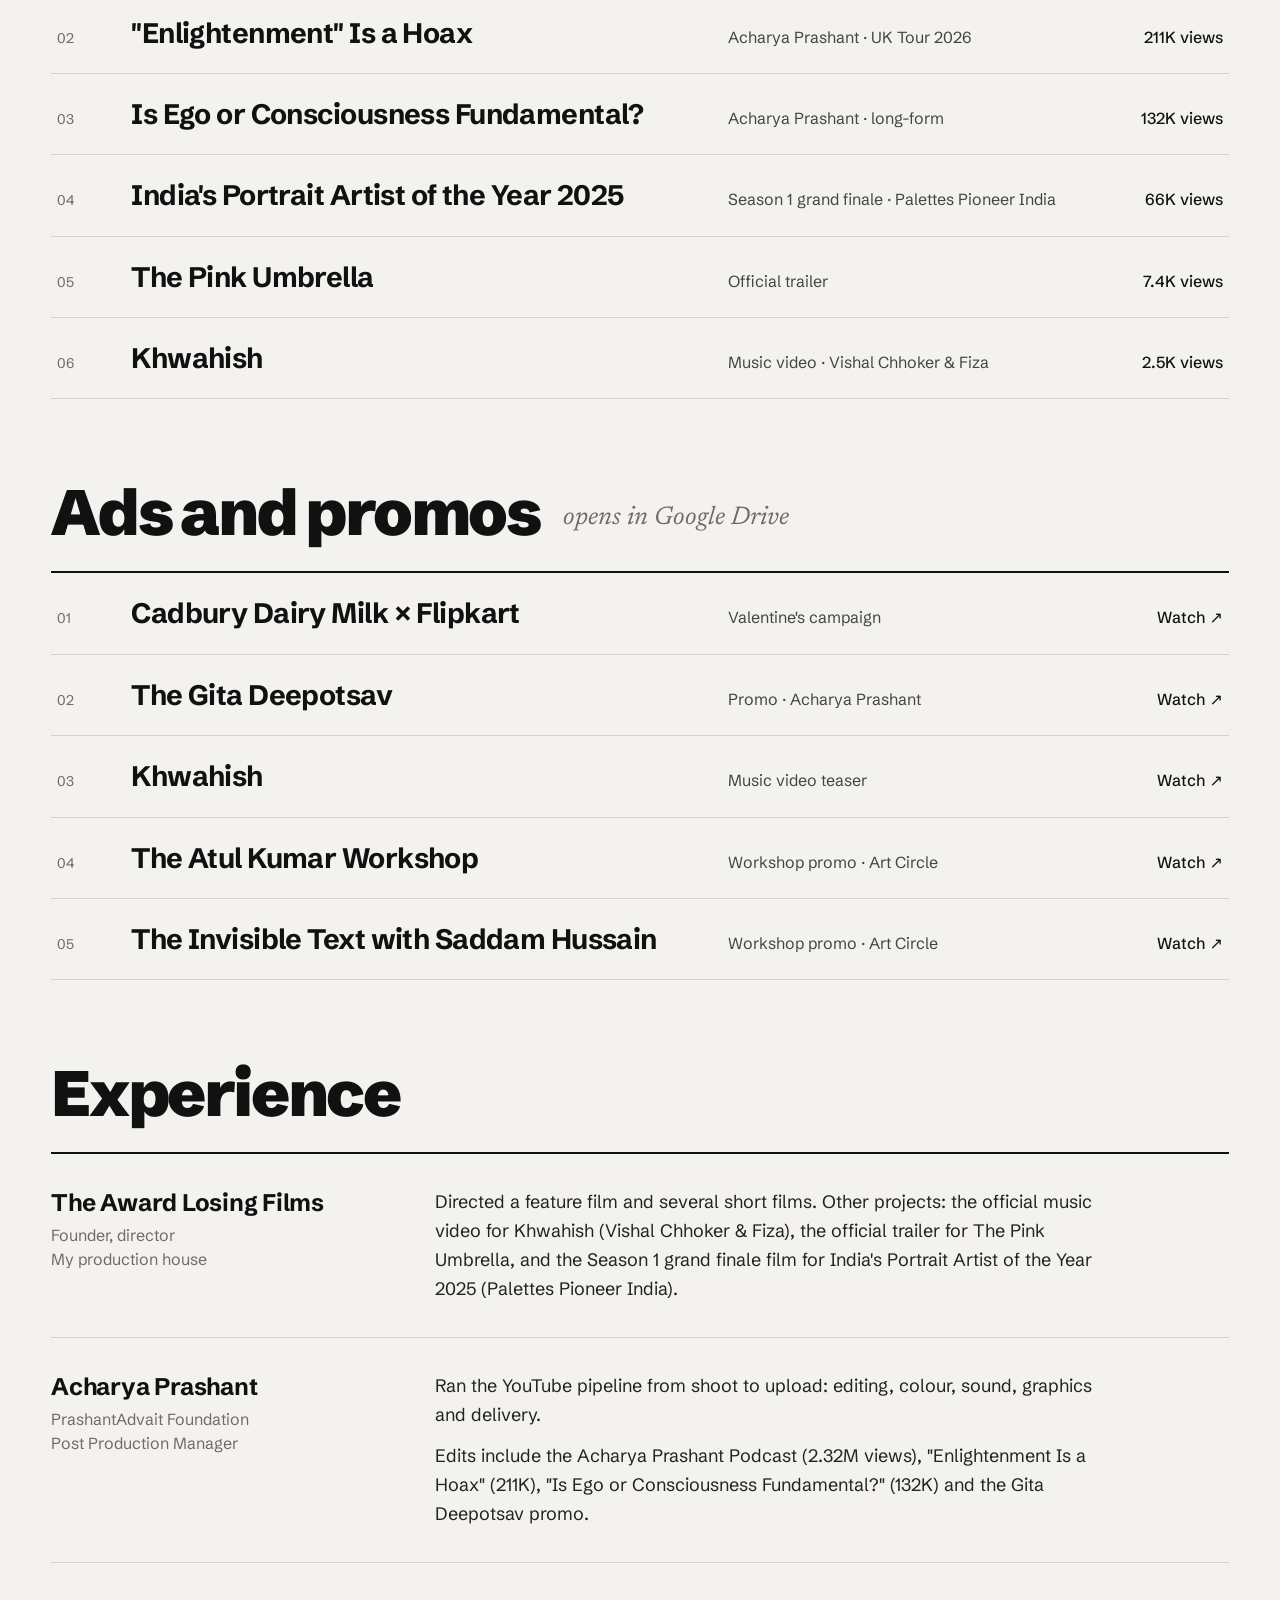
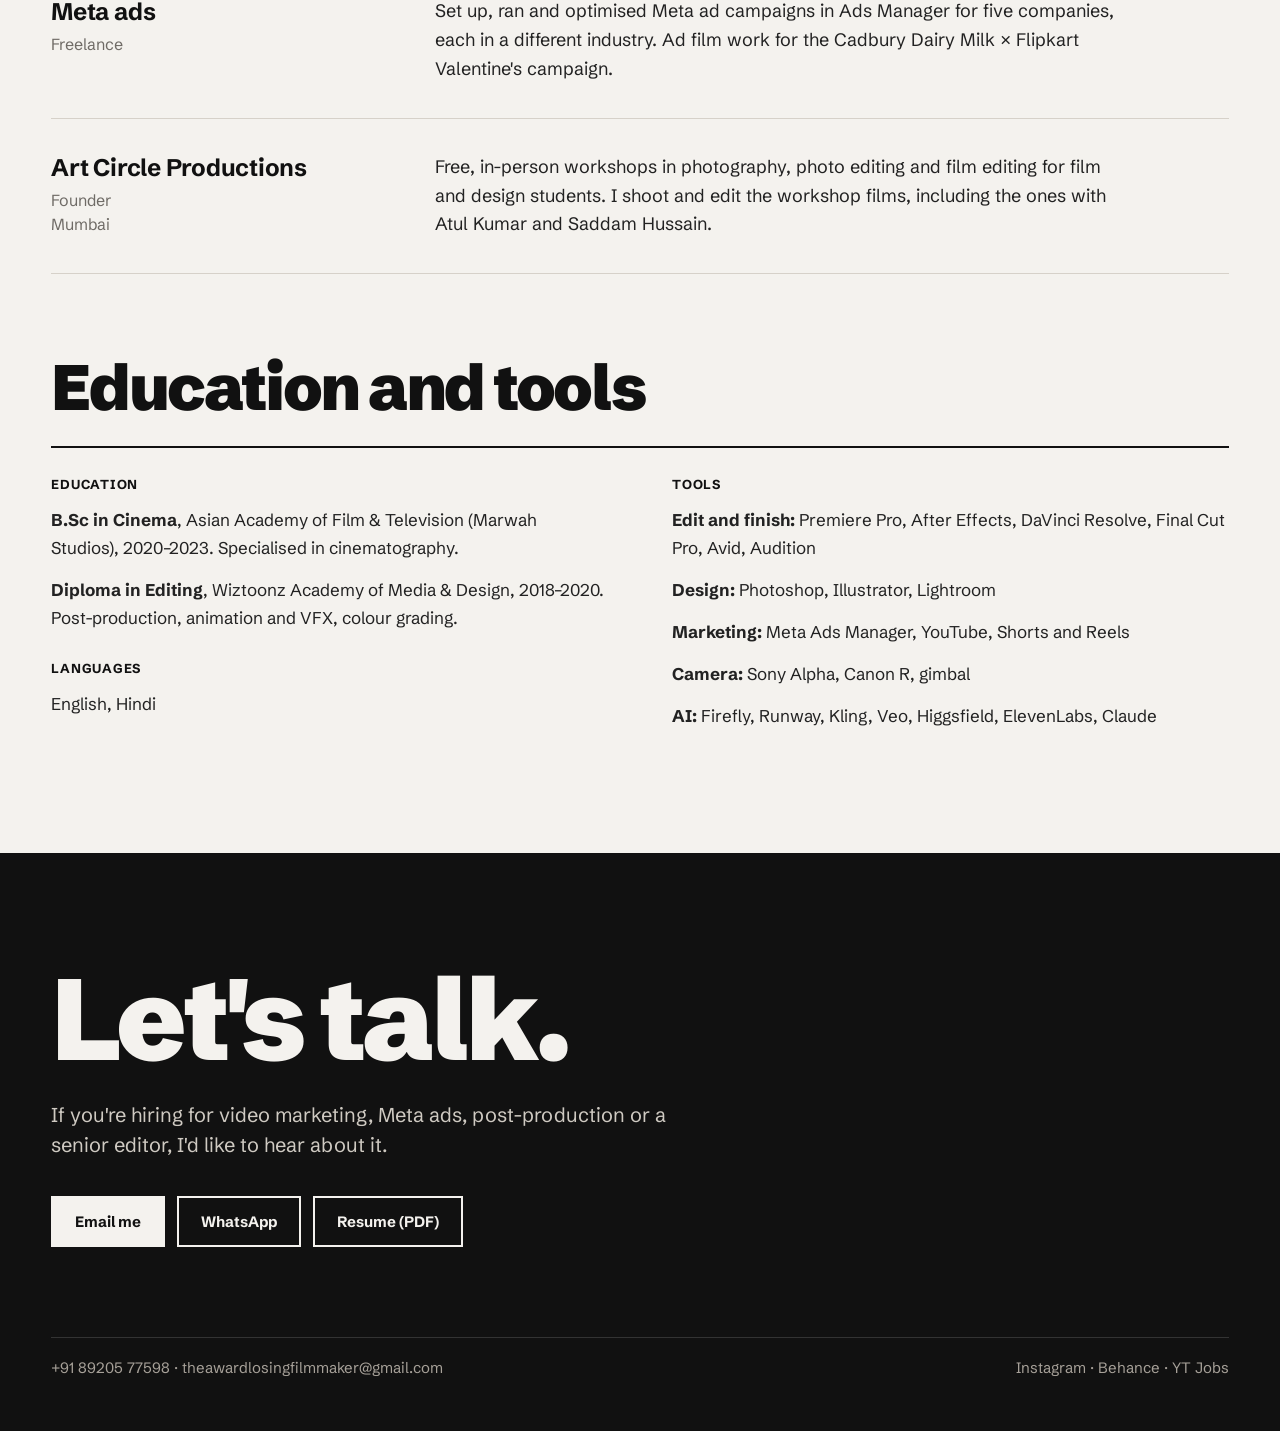
<file: portfolio/v2/index.html>
<!DOCTYPE html>
<html lang="en">
<head>
<meta charset="utf-8">
<meta name="viewport" content="width=device-width,initial-scale=1">
<title>Santosh Chandan · Filmmaker, editor, colourist</title>
<meta name="description" content="Santosh Chandan is a filmmaker, editor and colourist who also runs Meta ads. Founder of The Award Losing Films.">
<meta property="og:title" content="Santosh Chandan · Filmmaker, editor, colourist">
<meta property="og:description" content="Founder of The Award Losing Films. YouTube production and post for Acharya Prashant. Meta ads for five companies.">
<meta property="og:image" content="https://theawardlosingfilmmaker.github.io/portfolio/v2/assets/santosh.jpg">
<style>
@font-face{font-family:G;src:url(assets/schibsted-grotesk-latin-400-normal.woff2) format('woff2');font-weight:400;font-display:swap}
@font-face{font-family:G;src:url(assets/schibsted-grotesk-latin-500-normal.woff2) format('woff2');font-weight:500;font-display:swap}
@font-face{font-family:G;src:url(assets/schibsted-grotesk-latin-700-normal.woff2) format('woff2');font-weight:700;font-display:swap}
@font-face{font-family:G;src:url(assets/schibsted-grotesk-latin-900-normal.woff2) format('woff2');font-weight:900;font-display:swap}
@font-face{font-family:N;src:url(assets/newsreader-latin-400-normal.woff2) format('woff2');font-display:swap}
@font-face{font-family:N;src:url(assets/newsreader-latin-400-italic.woff2) format('woff2');font-style:italic;font-display:swap}
:root{--bg:#f4f2ee;--ink:#111;--grey:#6f6b66;--rule:#d6d1c9;--hi:#ffd21f}
*{box-sizing:border-box;margin:0;padding:0}
html{scroll-behavior:smooth}
body{background:var(--bg);color:var(--ink);font-family:G,system-ui,sans-serif;-webkit-font-smoothing:antialiased}
a{color:inherit}
.w{width:min(1200px,92vw);margin:0 auto}

header.nav{display:flex;justify-content:space-between;align-items:center;padding:22px 0;font-size:15px}
header.nav b{font-weight:700}
header.nav nav{display:flex;gap:26px}
header.nav nav a{text-decoration:none;color:var(--grey)}
header.nav nav a:hover{color:var(--ink)}

.hero{display:grid;grid-template-columns:1.2fr .8fr;gap:5vw;align-items:end;padding:6vh 0 8vh;border-bottom:2px solid var(--ink)}
.hero h1{font-weight:900;font-size:clamp(64px,10.5vw,168px);line-height:.86;letter-spacing:-.045em}
.hero .sub{font-size:clamp(19px,1.9vw,24px);line-height:1.4;margin-top:34px;max-width:560px;font-weight:500}
.hero .sub span{color:var(--grey);font-weight:400}
.hero .links{display:flex;gap:12px;flex-wrap:wrap;margin-top:34px}
.btn{display:inline-block;padding:14px 22px;border:2px solid var(--ink);text-decoration:none;font-weight:700;font-size:15px;transition:background .15s,color .15s}
.btn.dark{background:var(--ink);color:var(--bg)}
.btn:hover{background:var(--hi);color:var(--ink);border-color:var(--ink)}
.hero img{width:100%;display:block;mix-blend-mode:multiply;filter:grayscale(1) contrast(1.05)}

.intro{display:grid;grid-template-columns:1fr 1fr;gap:5vw;padding:9vh 0}
.intro p{font-family:N;font-size:clamp(22px,2.2vw,30px);line-height:1.32}
.intro p.r{font-family:G;font-size:18px;line-height:1.6;color:#333}

.nums{display:grid;grid-template-columns:repeat(4,1fr);border-top:2px solid var(--ink)}
.nums div{padding:22px 24px 8vh 0}
.nums b{display:block;font-weight:900;font-size:clamp(48px,6vw,92px);letter-spacing:-.04em;line-height:1}
.nums span{display:block;font-size:15px;line-height:1.45;color:#333;margin-top:12px;max-width:220px}

h2{font-weight:900;font-size:clamp(40px,5vw,72px);letter-spacing:-.035em;line-height:1;padding:9vh 0 3vh}
h2 small{font-family:N;font-style:italic;font-weight:400;font-size:.4em;letter-spacing:0;color:var(--grey);margin-left:14px;vertical-align:middle}

.list{border-top:2px solid var(--ink)}
.item{display:grid;grid-template-columns:60px 1.6fr 1fr 120px;gap:20px;align-items:baseline;padding:24px 0;border-bottom:1px solid var(--rule);text-decoration:none;cursor:pointer;background:none;border-left:0;border-right:0;border-top:0;width:100%;text-align:left;font:inherit;color:inherit;transition:background .15s}
.item:hover{background:var(--hi)}
.item .n{font-size:14px;color:var(--grey);padding-left:6px}
.item .t{font-weight:700;font-size:clamp(20px,2.2vw,30px);letter-spacing:-.02em;line-height:1.15}
.item .c{font-size:16px;color:#444}
.item .v{font-size:16px;text-align:right;padding-right:6px;font-weight:500;white-space:nowrap}

.jobs{border-top:2px solid var(--ink)}
.job{display:grid;grid-template-columns:320px 1fr;gap:5vw;padding:34px 0;border-bottom:1px solid var(--rule)}
.job h3{font-size:24px;font-weight:700;letter-spacing:-.01em}
.job .meta{color:var(--grey);font-size:16px;line-height:1.5;margin-top:6px}
.job p{font-size:18px;line-height:1.6;color:#222;max-width:680px}
.job p+p{margin-top:12px}

.cols{display:grid;grid-template-columns:1fr 1fr;gap:5vw;border-top:2px solid var(--ink);padding-top:28px}
.cols p{font-size:17px;line-height:1.65;color:#222;margin-bottom:14px}
.cols h4{font-size:13px;text-transform:uppercase;letter-spacing:.06em;margin-bottom:14px}

.contact{background:var(--ink);color:var(--bg);margin-top:12vh;padding:12vh 0 6vh}
.contact h2{padding:0;font-size:clamp(56px,9vw,140px)}
.contact p{font-size:20px;line-height:1.5;margin-top:24px;max-width:620px;color:#cfcac2}
.contact .links{display:flex;gap:12px;flex-wrap:wrap;margin-top:36px}
.contact .btn{border-color:var(--bg);color:var(--bg)}
.contact .btn.dark{background:var(--bg);color:var(--ink)}
.contact .btn:hover{background:var(--hi);color:var(--ink);border-color:var(--hi)}
.contact .row{display:flex;justify-content:space-between;flex-wrap:wrap;gap:16px;margin-top:10vh;padding-top:20px;border-top:1px solid #333;font-size:15px;color:#a7a199}
.contact .row a{text-decoration:none}
.contact .row a:hover{color:var(--hi)}

#modal{position:fixed;inset:0;background:rgba(17,17,17,.94);display:none;place-items:center;padding:4vw;z-index:10}
#modal.on{display:grid}
#modal .box{width:min(1100px,100%);aspect-ratio:16/9;background:#000;position:relative}
#modal iframe{width:100%;height:100%;border:0}
#modal button{position:absolute;top:-42px;right:0;background:none;border:0;color:var(--bg);font:700 15px G,sans-serif;cursor:pointer}

@media (max-width:860px){
  .hero{grid-template-columns:1fr}.hero img{max-width:360px}
  .intro,.cols,.job{grid-template-columns:1fr}
  .nums{grid-template-columns:1fr 1fr}.nums div{padding-bottom:28px}
  .item{grid-template-columns:40px 1fr;row-gap:6px}.item .c{grid-column:2}.item .v{grid-column:2;text-align:left}
  header.nav nav{display:none}
}
</style>
</head>
<body>

<div class="w">
  <header class="nav"><b>Santosh Chandan</b><nav><a href="#work">Work</a><a href="#ads">Ads</a><a href="#experience">Experience</a><a href="#contact">Contact</a></nav></header>

  <section class="hero">
    <div>
      <h1>Santosh<br>Chandan</h1>
      <p class="sub">Filmmaker, editor and colourist. <span>I also run Meta ads, so I know what happens to a video after it's posted.</span></p>
      <div class="links">
        <a class="btn dark" href="#work">See the work</a>
        <a class="btn" href="Santosh_Chandan_Resume_v2.pdf" download>Download resume</a>
      </div>
    </div>
    <img src="assets/santosh.jpg" alt="Santosh Chandan">
  </section>

  <section class="intro">
    <p>I run <b>The Award Losing Films</b>, my production house, where I've directed a feature and several shorts. I handled YouTube production and post for Acharya Prashant, and I've run Meta ads for five companies.</p>
    <p class="r">What I'm after: a role where the video and the marketing sit with the same person. Video marketing lead, performance creative, post-production lead or senior editor. Remote or in the office, both work for me.</p>
  </section>

  <section class="nums">
    <div><b>2.3M</b><span>views on one podcast edit for Acharya Prashant</span></div>
    <div><b>2.7M+</b><span>views across the six videos below</span></div>
    <div><b>5</b><span>companies I've run Meta ads for, each in a different industry</span></div>
    <div><b>1</b><span>feature film directed, plus several shorts</span></div>
  </section>

  <h2 id="work">Selected work <small>click a title to play</small></h2>
  <div class="list">
    <button class="item" data-yt="KBLhLIOecvE"><span class="n">01</span><span class="t">Acharya Prashant Podcast: On Life, Spirituality and Beyond</span><span class="c">Podcast · edit, colour, sound</span><span class="v">2.32M views</span></button>
    <button class="item" data-yt="F_NTqvs1q6M"><span class="n">02</span><span class="t">"Enlightenment" Is a Hoax</span><span class="c">Acharya Prashant · UK Tour 2026</span><span class="v">211K views</span></button>
    <button class="item" data-yt="fyif6U6kQxA"><span class="n">03</span><span class="t">Is Ego or Consciousness Fundamental?</span><span class="c">Acharya Prashant · long-form</span><span class="v">132K views</span></button>
    <button class="item" data-yt="3D9-TTv1Htw"><span class="n">04</span><span class="t">India's Portrait Artist of the Year 2025</span><span class="c">Season 1 grand finale · Palettes Pioneer India</span><span class="v">66K views</span></button>
    <button class="item" data-yt="3oGy6rrikM4"><span class="n">05</span><span class="t">The Pink Umbrella</span><span class="c">Official trailer</span><span class="v">7.4K views</span></button>
    <button class="item" data-yt="zMBbr7L8nTo"><span class="n">06</span><span class="t">Khwahish</span><span class="c">Music video · Vishal Chhoker &amp; Fiza</span><span class="v">2.5K views</span></button>
  </div>

  <h2 id="ads">Ads and promos <small>opens in Google Drive</small></h2>
  <div class="list">
    <a class="item" href="https://drive.google.com/file/d/1VjHxbUmy1PPjsJUgIcSTv4PFZN_wNIPC/view" target="_blank" rel="noopener"><span class="n">01</span><span class="t">Cadbury Dairy Milk × Flipkart</span><span class="c">Valentine's campaign</span><span class="v">Watch ↗</span></a>
    <a class="item" href="https://drive.google.com/file/d/1WbpnFYEUTsd0VEv4rlE0yf5HjDXN9XWn/view" target="_blank" rel="noopener"><span class="n">02</span><span class="t">The Gita Deepotsav</span><span class="c">Promo · Acharya Prashant</span><span class="v">Watch ↗</span></a>
    <a class="item" href="https://drive.google.com/file/d/1NrdoHrP-AYVtzCniZWnq5V7ladzzNHvn/view" target="_blank" rel="noopener"><span class="n">03</span><span class="t">Khwahish</span><span class="c">Music video teaser</span><span class="v">Watch ↗</span></a>
    <a class="item" href="https://drive.google.com/file/d/1xSRNkK0UlxurmwYx7eRb4V2geC2w32oy/view" target="_blank" rel="noopener"><span class="n">04</span><span class="t">The Atul Kumar Workshop</span><span class="c">Workshop promo · Art Circle</span><span class="v">Watch ↗</span></a>
    <a class="item" href="https://drive.google.com/file/d/1fB2N4f7nzTCdhr78dV3EQYSak4BPj9rC/view" target="_blank" rel="noopener"><span class="n">05</span><span class="t">The Invisible Text with Saddam Hussain</span><span class="c">Workshop promo · Art Circle</span><span class="v">Watch ↗</span></a>
  </div>

  <h2 id="experience">Experience</h2>
  <div class="jobs">
    <div class="job"><div><h3>The Award Losing Films</h3><div class="meta">Founder, director<br>My production house</div></div>
      <div><p>Directed a feature film and several short films. Other projects: the official music video for Khwahish (Vishal Chhoker &amp; Fiza), the official trailer for The Pink Umbrella, and the Season 1 grand finale film for India's Portrait Artist of the Year 2025 (Palettes Pioneer India).</p></div></div>
    <div class="job"><div><h3>Acharya Prashant</h3><div class="meta">PrashantAdvait Foundation<br>Post Production Manager</div></div>
      <div><p>Ran the YouTube pipeline from shoot to upload: editing, colour, sound, graphics and delivery.</p><p>Edits include the Acharya Prashant Podcast (2.32M views), "Enlightenment Is a Hoax" (211K), "Is Ego or Consciousness Fundamental?" (132K) and the Gita Deepotsav promo.</p></div></div>
    <div class="job"><div><h3>Meta ads</h3><div class="meta">Freelance</div></div>
      <div><p>Set up, ran and optimised Meta ad campaigns in Ads Manager for five companies, each in a different industry. Ad film work for the Cadbury Dairy Milk × Flipkart Valentine's campaign.</p></div></div>
    <div class="job"><div><h3>Art Circle Productions</h3><div class="meta">Founder<br>Mumbai</div></div>
      <div><p>Free, in-person workshops in photography, photo editing and film editing for film and design students. I shoot and edit the workshop films, including the ones with Atul Kumar and Saddam Hussain.</p></div></div>
  </div>

  <h2>Education and tools</h2>
  <div class="cols">
    <div>
      <h4>Education</h4>
      <p><b>B.Sc in Cinema</b>, Asian Academy of Film &amp; Television (Marwah Studios), 2020–2023. Specialised in cinematography.</p>
      <p><b>Diploma in Editing</b>, Wiztoonz Academy of Media &amp; Design, 2018–2020. Post-production, animation and VFX, colour grading.</p>
      <h4 style="margin-top:28px">Languages</h4><p>English, Hindi</p>
    </div>
    <div>
      <h4>Tools</h4>
      <p><b>Edit and finish:</b> Premiere Pro, After Effects, DaVinci Resolve, Final Cut Pro, Avid, Audition</p>
      <p><b>Design:</b> Photoshop, Illustrator, Lightroom</p>
      <p><b>Marketing:</b> Meta Ads Manager, YouTube, Shorts and Reels</p>
      <p><b>Camera:</b> Sony Alpha, Canon R, gimbal</p>
      <p><b>AI:</b> Firefly, Runway, Kling, Veo, Higgsfield, ElevenLabs, Claude</p>
    </div>
  </div>
</div>

<section class="contact" id="contact">
  <div class="w">
    <h2>Let's talk.</h2>
    <p>If you're hiring for video marketing, Meta ads, post-production or a senior editor, I'd like to hear about it.</p>
    <div class="links">
      <a class="btn dark" href="mailto:theawardlosingfilmmaker@gmail.com">Email me</a>
      <a class="btn" href="https://wa.me/918920577598" target="_blank" rel="noopener">WhatsApp</a>
      <a class="btn" href="Santosh_Chandan_Resume_v2.pdf" download>Resume (PDF)</a>
    </div>
    <div class="row">
      <span><a href="tel:+918920577598">+91 89205 77598</a> · <a href="mailto:theawardlosingfilmmaker@gmail.com">theawardlosingfilmmaker@gmail.com</a></span>
      <span><a href="https://www.instagram.com/theawardlosingfilmmaker/" target="_blank" rel="noopener">Instagram</a> · <a href="https://www.behance.net/santoshchandan" target="_blank" rel="noopener">Behance</a> · <a href="https://ytjobs.co/talent/profile/655169" target="_blank" rel="noopener">YT Jobs</a></span>
    </div>
  </div>
</section>

<div id="modal" role="dialog" aria-modal="true"><div class="box"><button aria-label="Close">Close ✕</button><div id="player" style="width:100%;height:100%"></div></div></div>
<script>
var m=document.getElementById('modal'),pl=document.getElementById('player');
document.querySelectorAll('[data-yt]').forEach(function(b){b.addEventListener('click',function(){pl.innerHTML='<iframe src="https://www.youtube-nocookie.com/embed/'+b.dataset.yt+'?autoplay=1&rel=0" allow="autoplay; encrypted-media; picture-in-picture" allowfullscreen title="Video"></iframe>';m.classList.add('on')})});
function x(){m.classList.remove('on');pl.innerHTML=''}
m.addEventListener('click',function(e){if(e.target===m||e.target.tagName==='BUTTON')x()});
document.addEventListener('keydown',function(e){if(e.key==='Escape')x()});
</script>
</body>
</html>
</file>
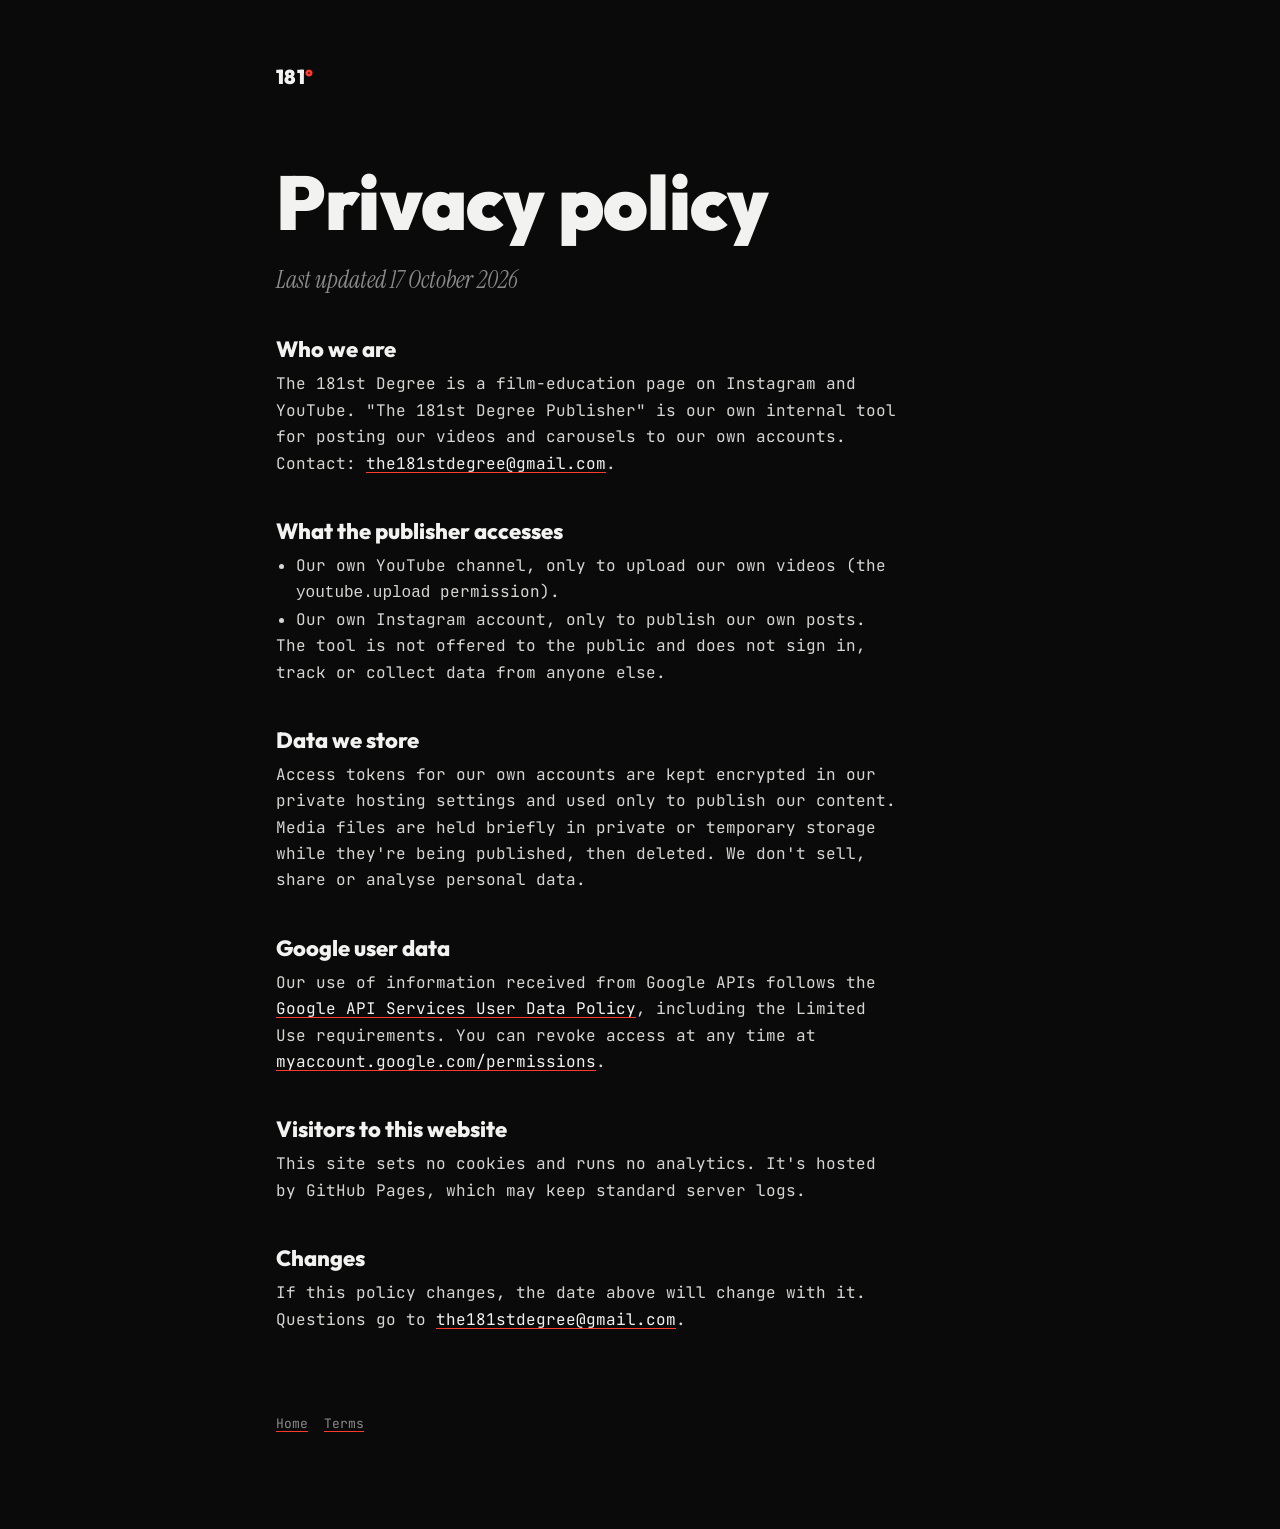
<file: privacy.html>
<!doctype html>
<html lang="en">
<head>
<meta charset="utf-8">
<meta name="viewport" content="width=device-width, initial-scale=1">
<title>Privacy Policy · The 181st Degree</title>
<link rel="stylesheet" href="style.css">
</head>
<body>
<main>
  <a class="mark" href="./">181<span>°</span></a>
  <h1>Privacy policy</h1>
  <p class="aside">Last updated 17 October 2026</p>

  <h2>Who we are</h2>
  <p>The 181st Degree is a film-education page on Instagram and YouTube. "The 181st Degree Publisher" is our own internal tool for posting our videos and carousels to our own accounts. Contact: <a href="mailto:the181stdegree@gmail.com">the181stdegree@gmail.com</a>.</p>

  <h2>What the publisher accesses</h2>
  <ul>
    <li>Our own YouTube channel, only to upload our own videos (the <code>youtube.upload</code> permission).</li>
    <li>Our own Instagram account, only to publish our own posts.</li>
  </ul>
  <p>The tool is not offered to the public and does not sign in, track or collect data from anyone else.</p>

  <h2>Data we store</h2>
  <p>Access tokens for our own accounts are kept encrypted in our private hosting settings and used only to publish our content. Media files are held briefly in private or temporary storage while they're being published, then deleted. We don't sell, share or analyse personal data.</p>

  <h2>Google user data</h2>
  <p>Our use of information received from Google APIs follows the <a href="https://developers.google.com/terms/api-services-user-data-policy">Google API Services User Data Policy</a>, including the Limited Use requirements. You can revoke access at any time at <a href="https://myaccount.google.com/permissions">myaccount.google.com/permissions</a>.</p>

  <h2>Visitors to this website</h2>
  <p>This site sets no cookies and runs no analytics. It's hosted by GitHub Pages, which may keep standard server logs.</p>

  <h2>Changes</h2>
  <p>If this policy changes, the date above will change with it. Questions go to <a href="mailto:the181stdegree@gmail.com">the181stdegree@gmail.com</a>.</p>

  <footer>
    <a href="./">Home</a>
    <a href="terms.html">Terms</a>
  </footer>
</main>
</body>
</html>
</file>
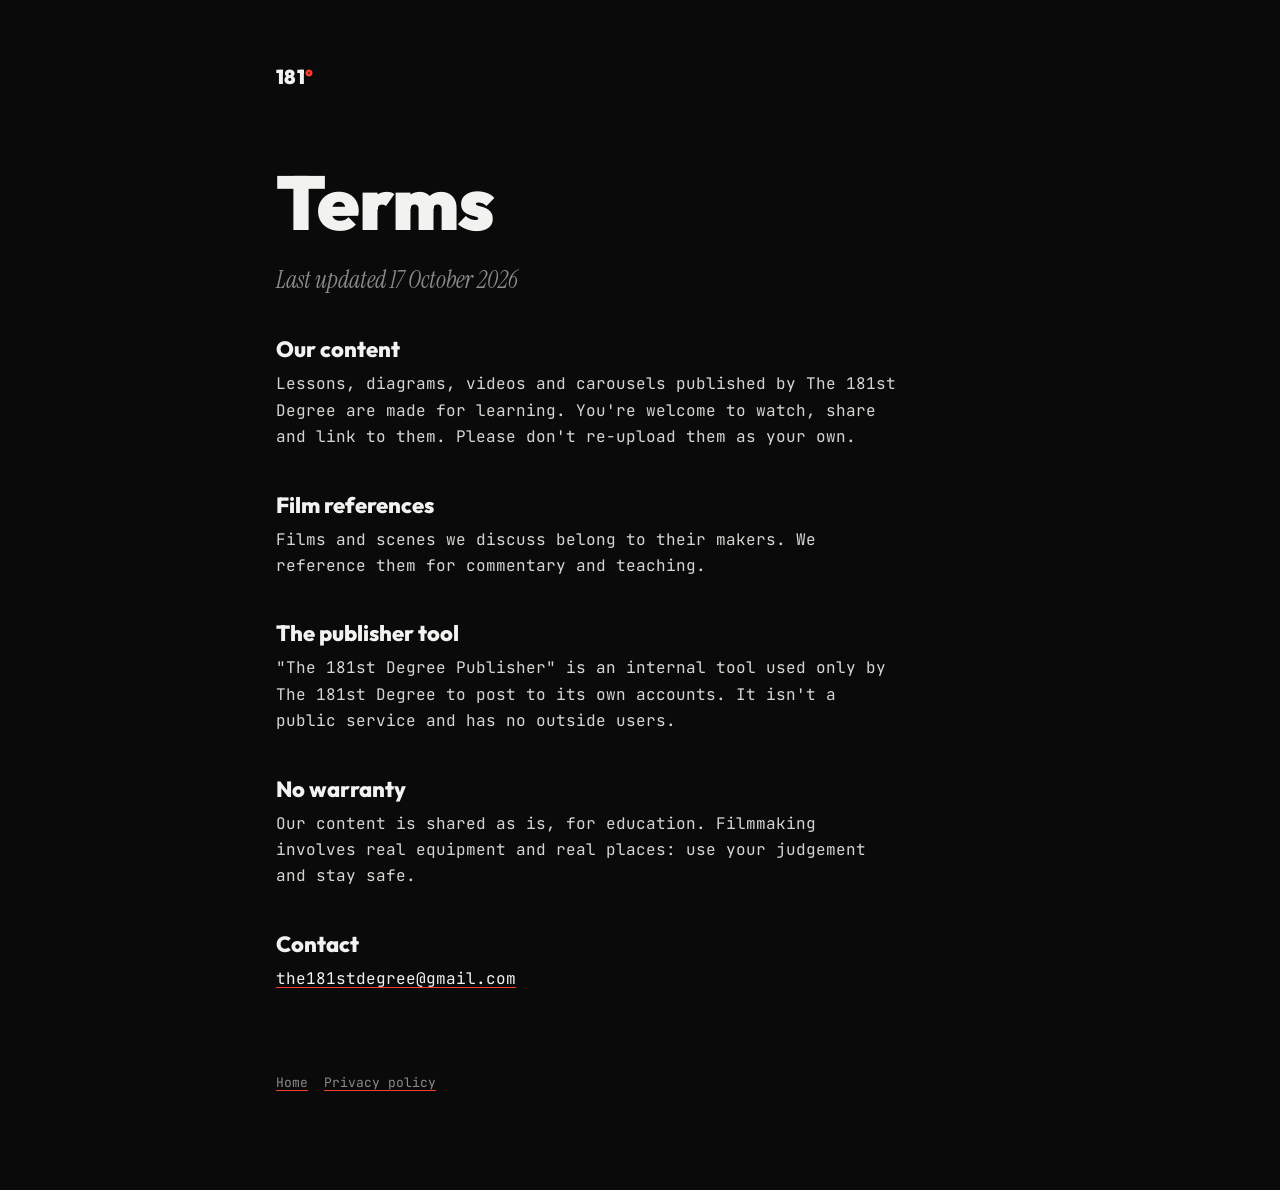
<file: terms.html>
<!doctype html>
<html lang="en">
<head>
<meta charset="utf-8">
<meta name="viewport" content="width=device-width, initial-scale=1">
<title>Terms · The 181st Degree</title>
<link rel="stylesheet" href="style.css">
</head>
<body>
<main>
  <a class="mark" href="./">181<span>°</span></a>
  <h1>Terms</h1>
  <p class="aside">Last updated 17 October 2026</p>

  <h2>Our content</h2>
  <p>Lessons, diagrams, videos and carousels published by The 181st Degree are made for learning. You're welcome to watch, share and link to them. Please don't re-upload them as your own.</p>

  <h2>Film references</h2>
  <p>Films and scenes we discuss belong to their makers. We reference them for commentary and teaching.</p>

  <h2>The publisher tool</h2>
  <p>"The 181st Degree Publisher" is an internal tool used only by The 181st Degree to post to its own accounts. It isn't a public service and has no outside users.</p>

  <h2>No warranty</h2>
  <p>Our content is shared as is, for education. Filmmaking involves real equipment and real places: use your judgement and stay safe.</p>

  <h2>Contact</h2>
  <p><a href="mailto:the181stdegree@gmail.com">the181stdegree@gmail.com</a></p>

  <footer>
    <a href="./">Home</a>
    <a href="privacy.html">Privacy policy</a>
  </footer>
</main>
</body>
</html>
</file>
<file: style.css>
@import url("https://fonts.googleapis.com/css2?family=Outfit:wght@800;900&family=JetBrains+Mono:wght@400;600&family=Instrument+Serif:ital@1&display=swap");

:root { --bg: #0A0A0A; --ink: #F2F2F0; --red: #FF3B30; --grey: #8A8A8A; }
* { box-sizing: border-box; margin: 0; }
body { background: var(--bg); color: var(--ink); font: 16px/1.65 "JetBrains Mono", monospace; }
main { max-width: 760px; margin: 0 auto; padding: 64px 16px 96px; }
a { color: var(--ink); text-decoration-color: var(--red); text-underline-offset: 3px; }
.mark { font: 900 20px "Outfit", sans-serif; letter-spacing: .02em; text-decoration: none; }
.mark span { color: var(--red); }
h1 { font: 900 clamp(40px, 9vw, 76px)/1 "Outfit", sans-serif; margin: 72px 0 24px; letter-spacing: -.01em; }
h1 em { color: var(--red); font-style: normal; }
h2 { font: 800 22px "Outfit", sans-serif; margin: 40px 0 8px; }
p, li { color: #d6d6d3; max-width: 62ch; }
p + p { margin-top: 12px; }
ul { padding-left: 20px; margin-top: 8px; }
.aside { font: italic 24px "Instrument Serif", serif; color: var(--grey); margin-top: 8px; }
.line { height: 2px; background: var(--red); width: 96px; margin: 40px 0; }
.links { display: flex; flex-wrap: wrap; gap: 12px 24px; margin-top: 32px; }
footer { margin-top: 80px; color: var(--grey); font-size: 13px; display: flex; flex-wrap: wrap; gap: 16px; }
footer a { color: var(--grey); }
</file>
